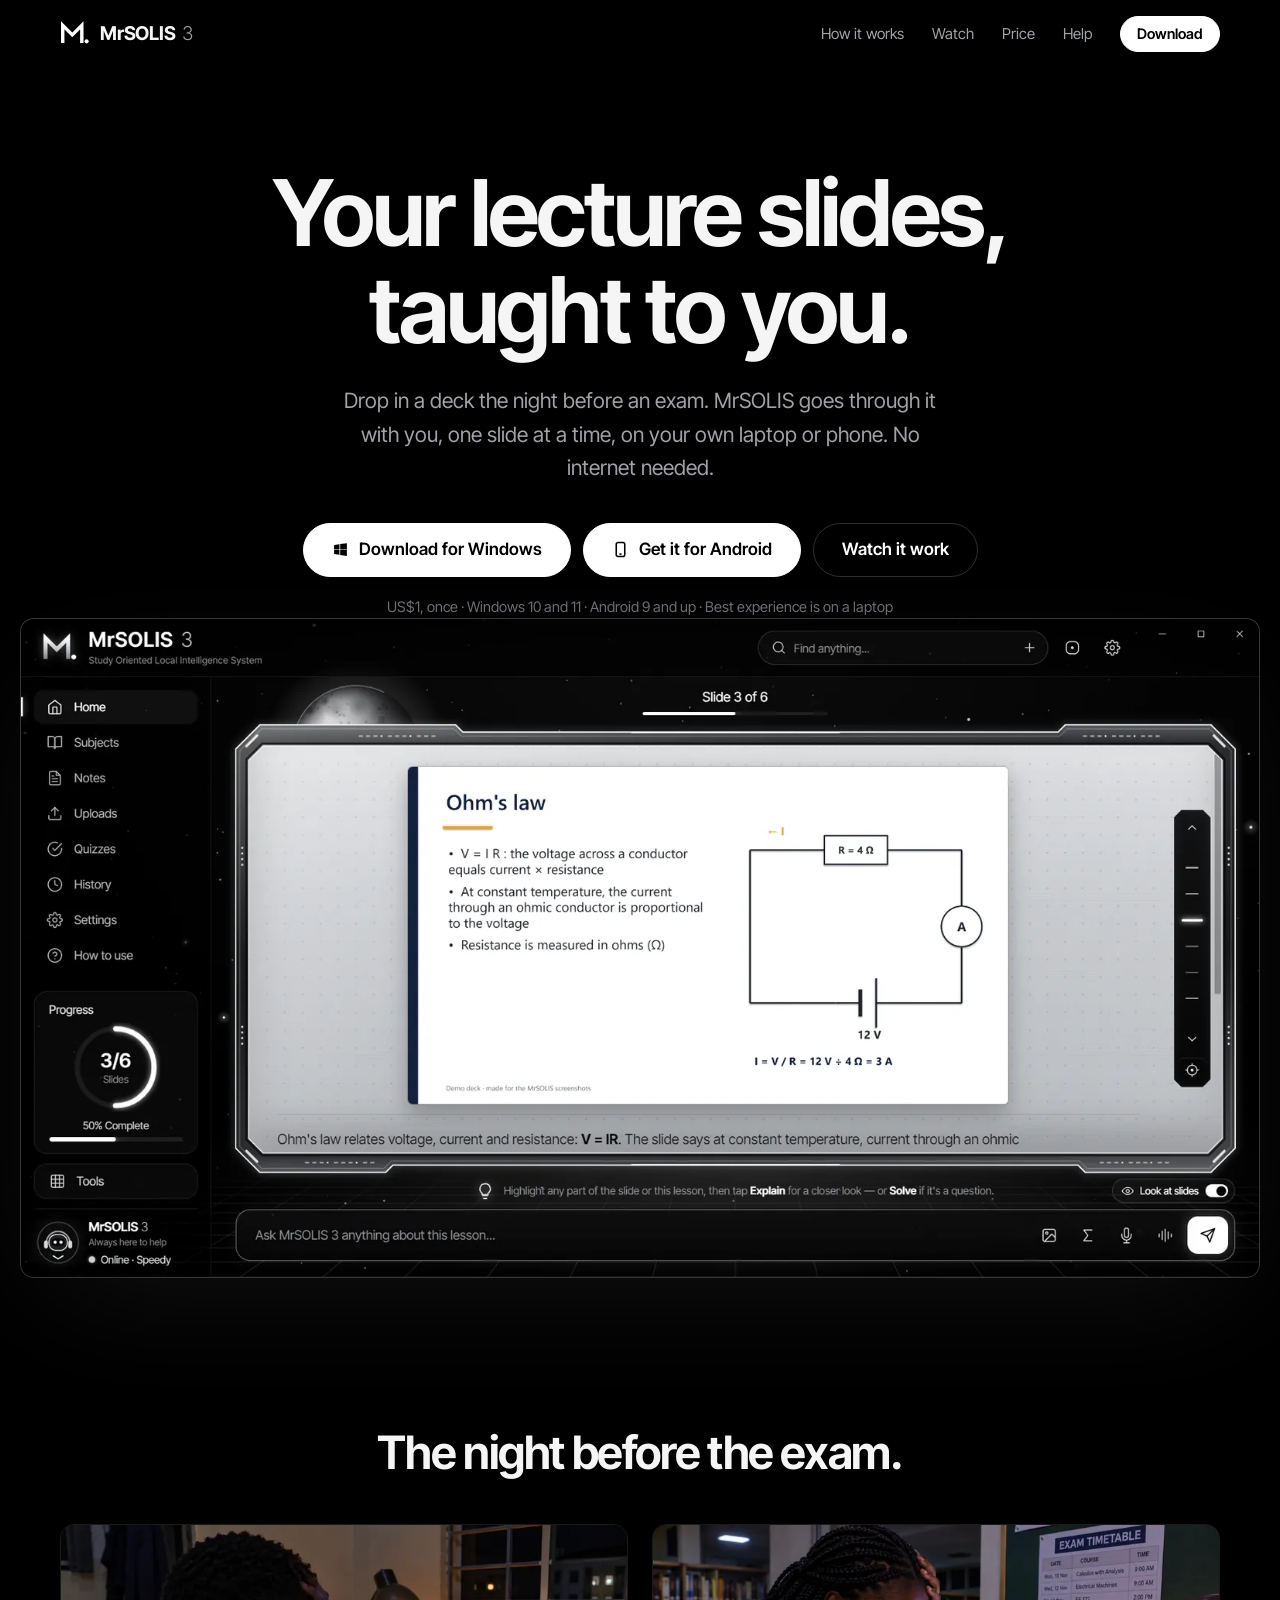
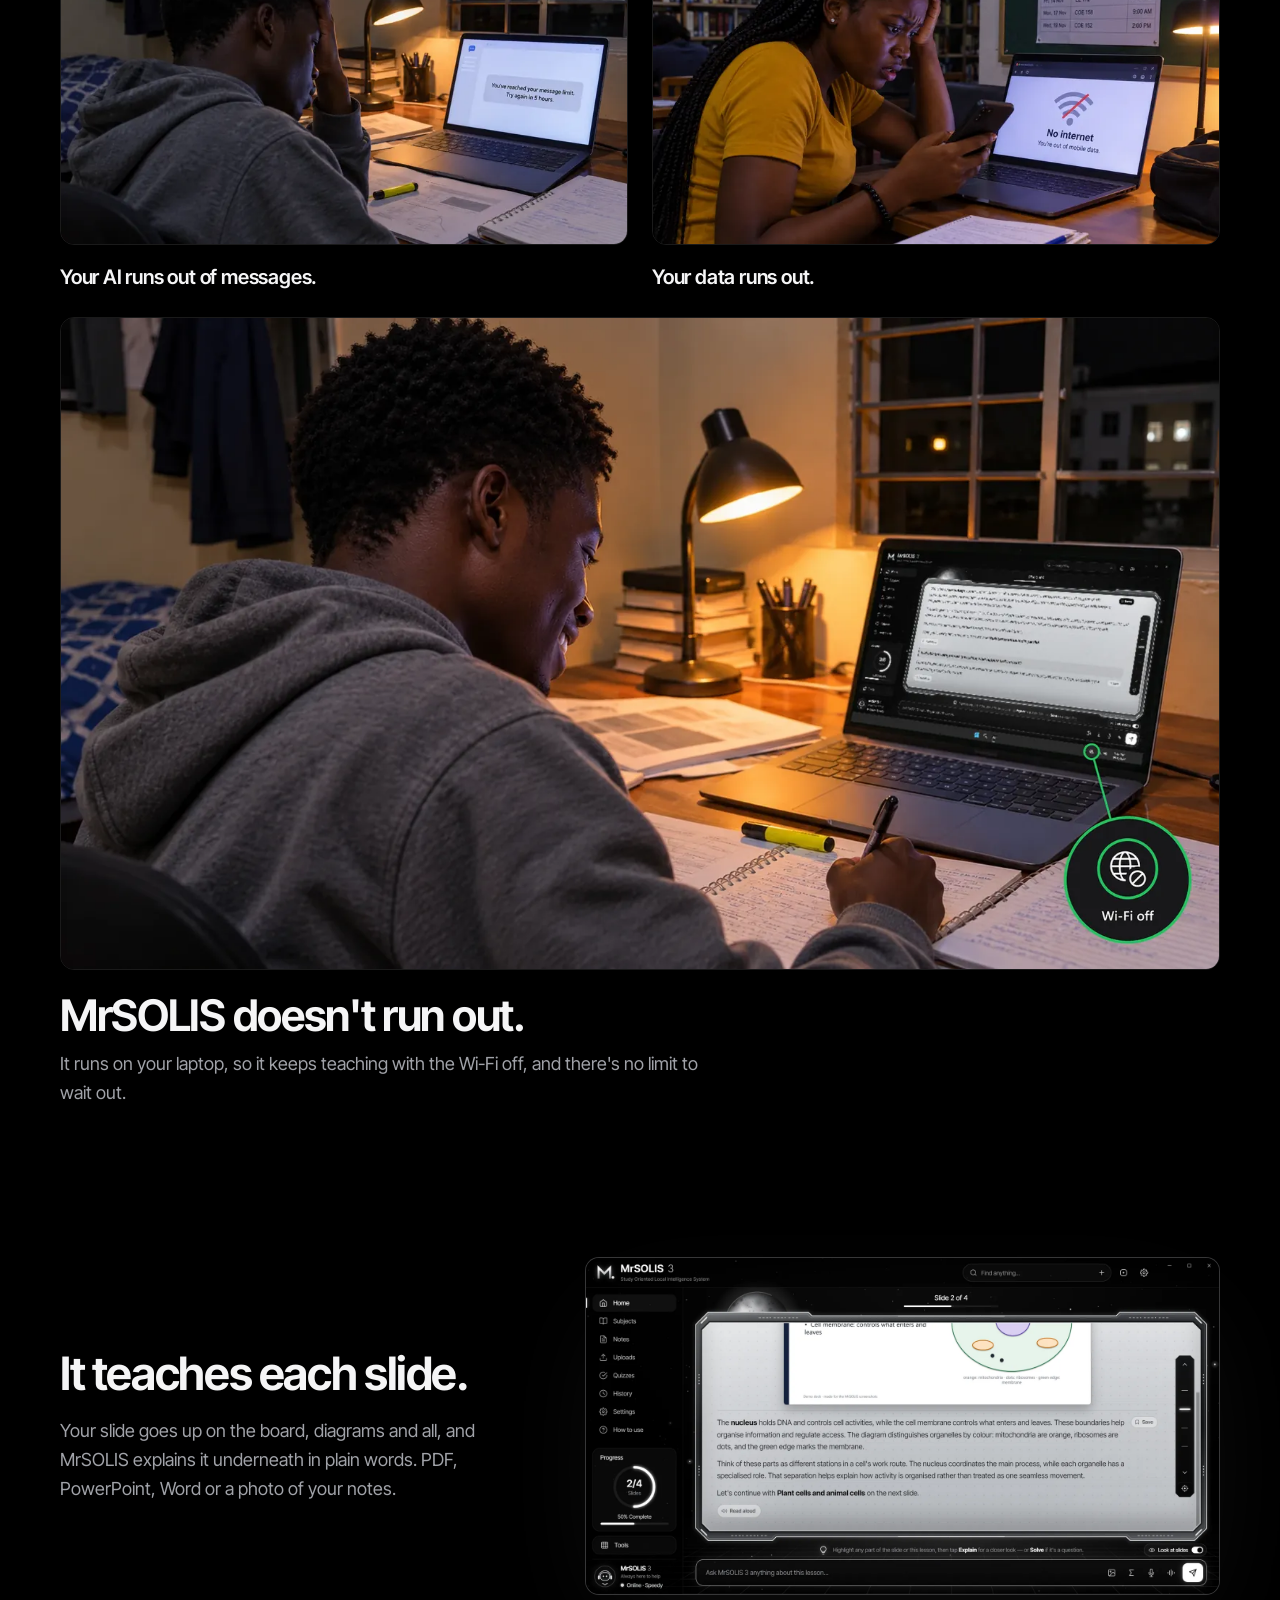
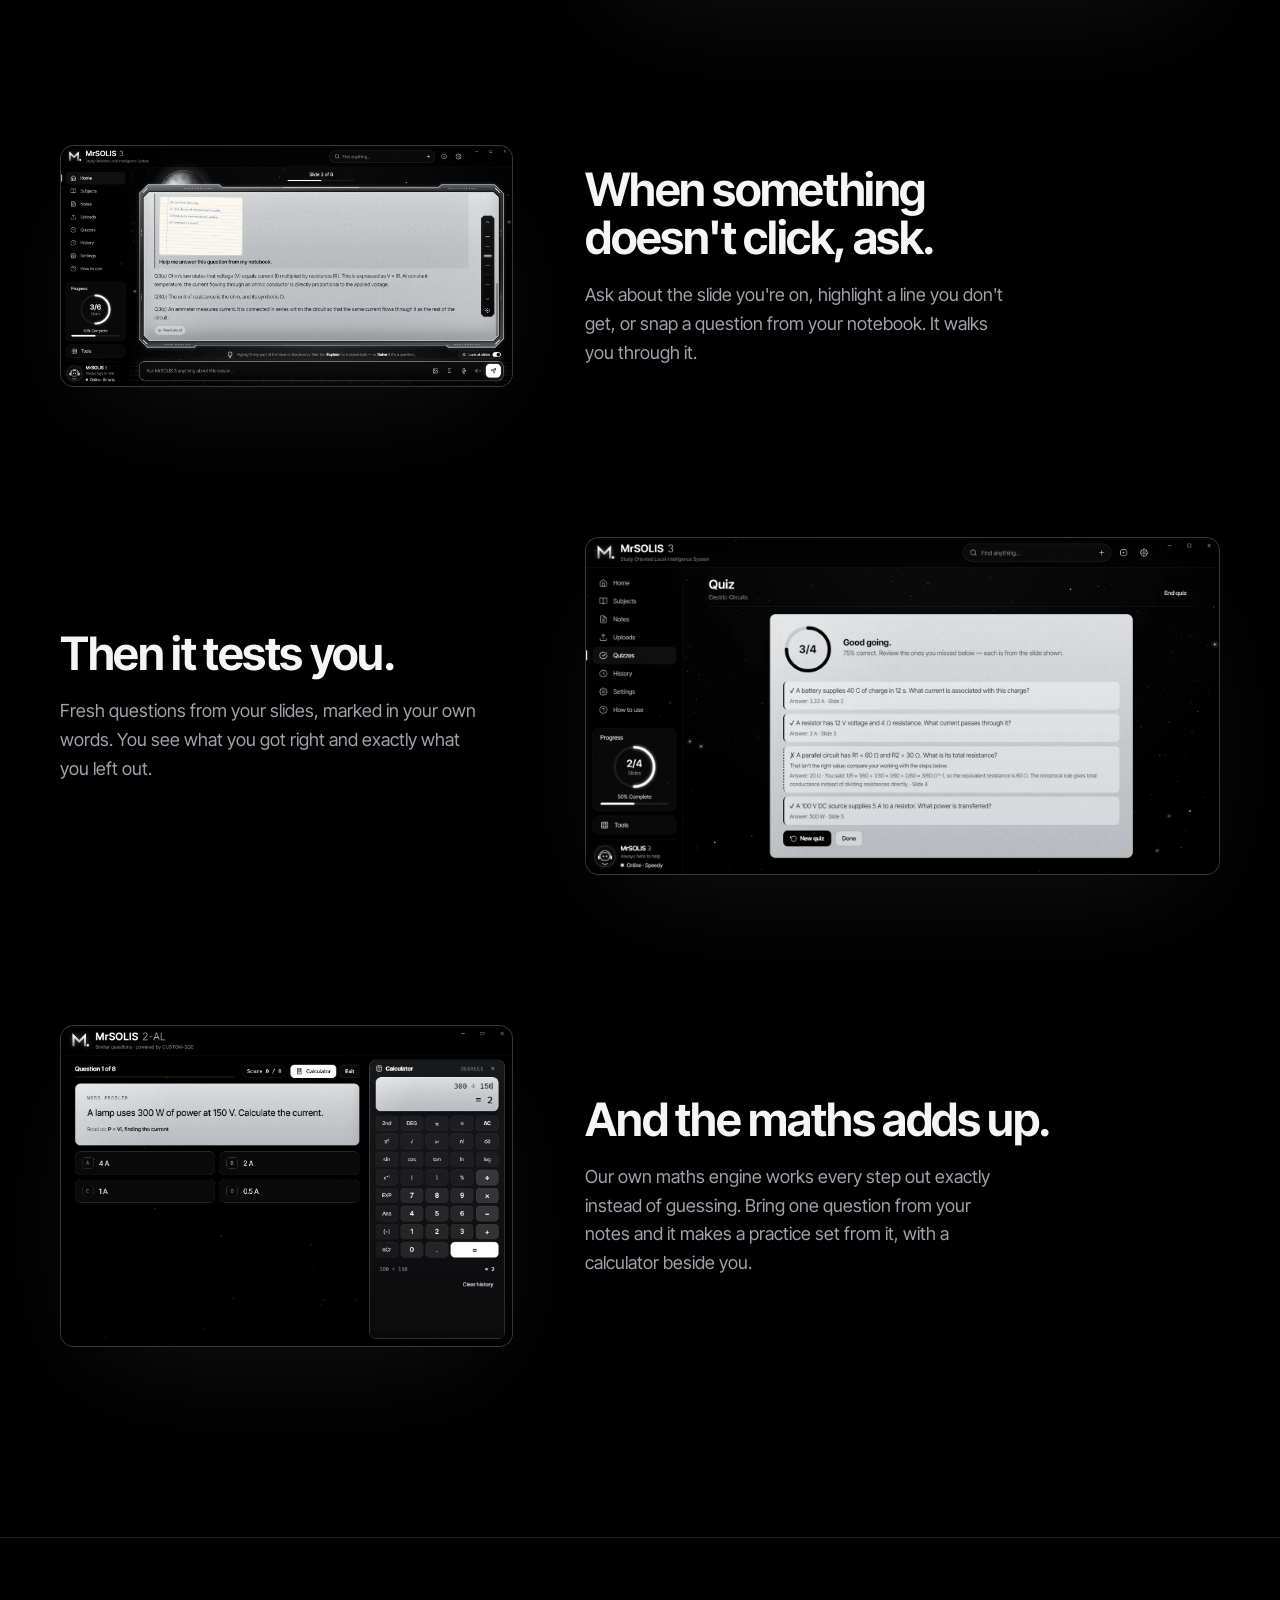
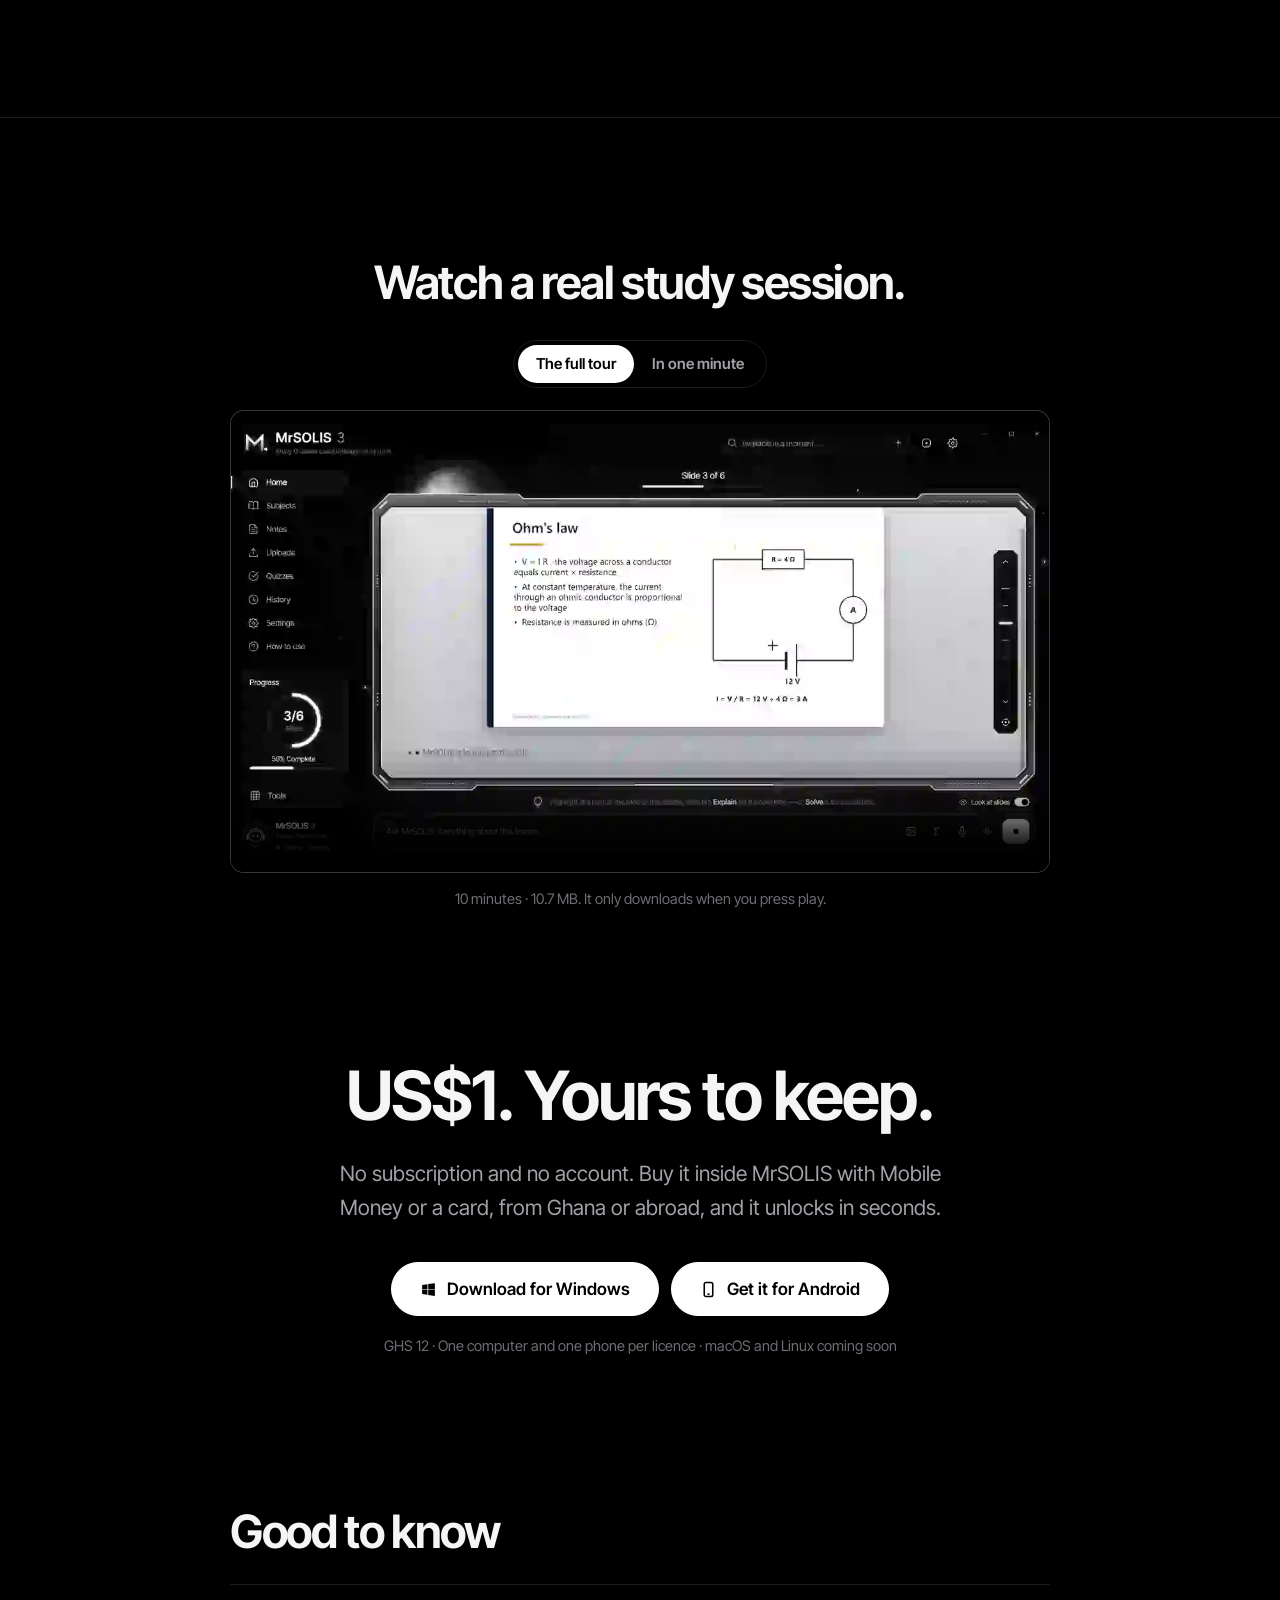
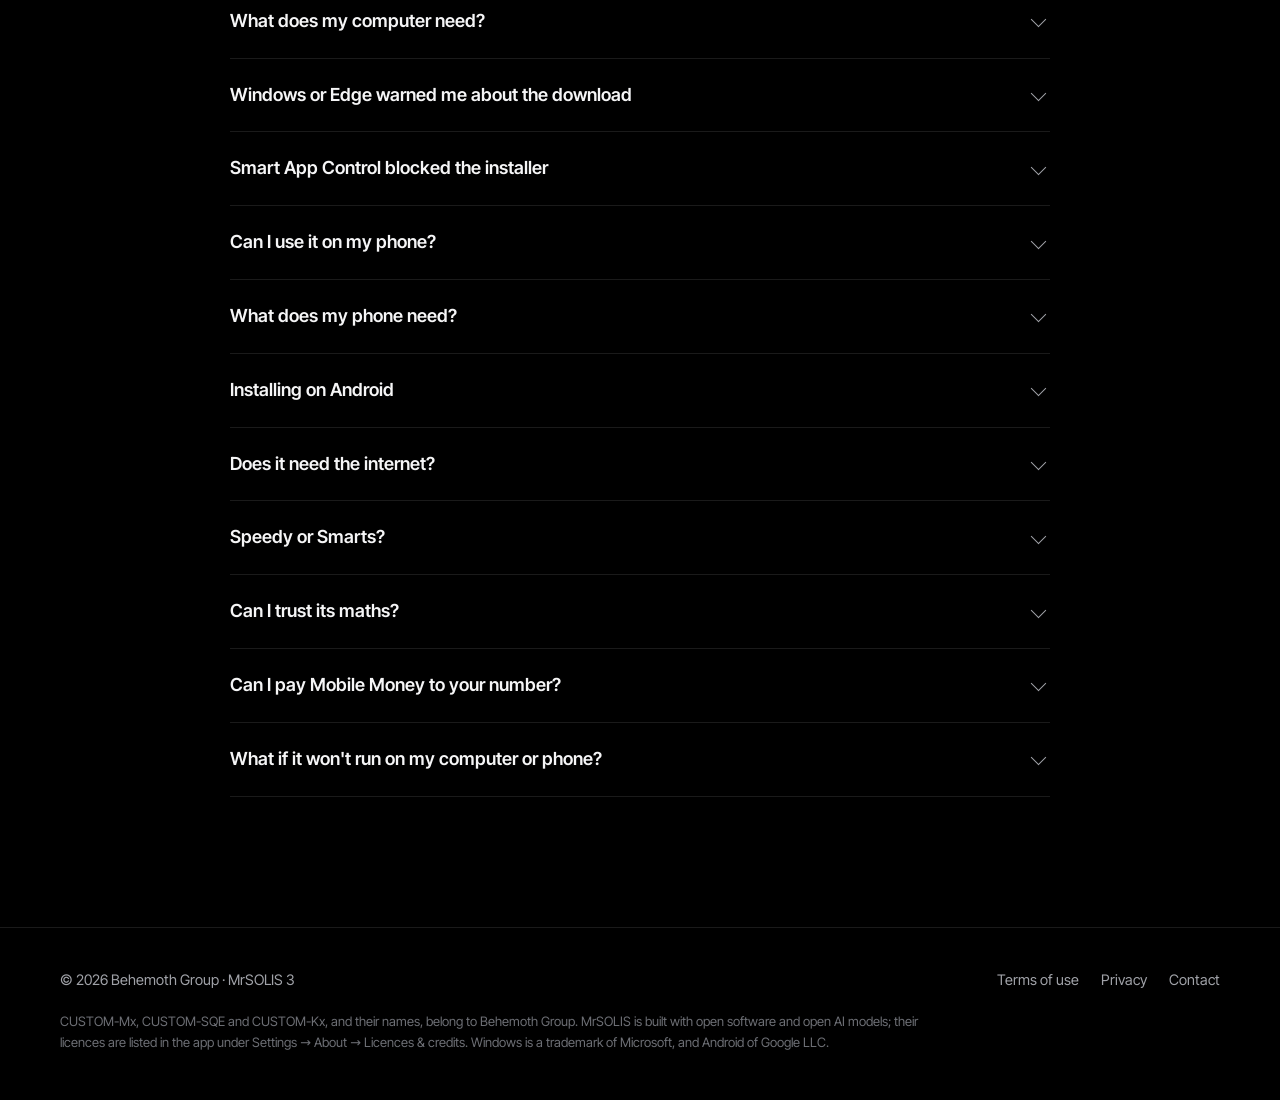
<file: index.html>
<!doctype html>
<html lang="en" class="no-js">
<head>
<meta charset="utf-8">
<meta name="viewport" content="width=device-width, initial-scale=1">
<title>MrSOLIS 3 · Your lecture slides, taught to you</title>
<meta name="description" content="MrSOLIS teaches your lecture slides one at a time, answers your questions, tests you and works maths out exactly. It runs on your Windows laptop or Android phone, works offline, and costs US$1, once.">
<meta name="theme-color" content="#000000">
<link rel="icon" href="assets/img/favicon.svg" type="image/svg+xml">
<link rel="icon" href="assets/img/icon-512.png" type="image/png">
<link rel="apple-touch-icon" href="assets/img/icon-512.png">
<link rel="canonical" href="https://aduamankwahkwasi292-wq.github.io/lunar-app/">
<meta property="og:type" content="website">
<meta property="og:site_name" content="MrSOLIS">
<meta property="og:url" content="https://aduamankwahkwasi292-wq.github.io/lunar-app/">
<meta property="og:title" content="MrSOLIS 3 · Your lecture slides, taught to you">
<meta property="og:description" content="Lessons from your own slides, quizzes it marks, maths worked out exactly. Offline, private, US$1 once.">
<meta property="og:image" content="https://aduamankwahkwasi292-wq.github.io/lunar-app/assets/img/og.jpg">
<meta property="og:image:width" content="1200">
<meta property="og:image:height" content="630">
<meta name="twitter:card" content="summary_large_image">
<link rel="preload" href="assets/fonts/inter-tight-var.woff2" as="font" type="font/woff2" crossorigin>
<link rel="stylesheet" href="styles.css">
<script>document.documentElement.classList.remove('no-js')</script>
<script type="application/ld+json">
{
  "@context": "https://schema.org",
  "@type": "SoftwareApplication",
  "name": "MrSOLIS 3",
  "applicationCategory": "EducationalApplication",
  "operatingSystem": "Windows 10, Windows 11, Android 9+",
  "description": "An offline AI study tutor: lessons from your own slides, quizzes it marks, and maths worked out exactly.",
  "offers": { "@type": "Offer", "price": "1.00", "priceCurrency": "USD" },
  "publisher": { "@type": "Organization", "name": "Behemoth Group" }
}
</script>
</head>
<body>
<a class="skip" href="#main">Skip to content</a>

<header class="nav" id="nav">
  <div class="wrap nav-in">
    <a class="brand" href="#top" aria-label="MrSOLIS 3, back to top">
      <svg viewBox="0 0 44 36" aria-hidden="true"><path d="M4 32V6l14 14L32 6v26" fill="none" stroke="currentColor" stroke-width="5"/><circle cx="39" cy="29.5" r="3" fill="currentColor"/></svg>
      MrSOLIS <span>3</span>
    </a>
    <nav class="nav-links" aria-label="Main">
      <a href="#story">How it works</a>
      <a href="#watch">Watch</a>
      <a href="#price">Price</a>
      <a href="#help">Help</a>
      <a class="btn btn-primary btn-sm" href="https://github.com/aduamankwahkwasi292-wq/lunar/releases/latest" data-dl>Download</a>
    </nav>
  </div>
</header>

<main id="main">
  <section class="hero" id="top">
    <div class="wrap">
      <h1>Your lecture slides,<br>taught to you.</h1>
      <p class="lead">Drop in a deck the night before an exam. MrSOLIS goes through it with you, one slide at a time, on your own laptop or phone. No internet needed.</p>
      <div class="cta-row">
        <a class="btn btn-primary btn-lg" href="https://github.com/aduamankwahkwasi292-wq/lunar/releases/latest" data-dl>
          <svg viewBox="0 0 24 24" fill="currentColor" aria-hidden="true"><path d="M3 5.6 10.5 4.5v7H3zM11.6 4.35 21 3v8.5h-9.4zM3 12.5h7.5v7L3 18.4zM11.6 12.5H21V21l-9.4-1.4z"/></svg>
          Download for Windows
        </a>
        <a class="btn btn-primary btn-lg" href="https://github.com/aduamankwahkwasi292-wq/lunar/releases/download/mobile-1.0.1/MrSOLIS-1.0.1.apk" data-apk>
          <svg viewBox="0 0 24 24" fill="none" stroke="currentColor" stroke-width="2.2" aria-hidden="true"><rect x="6" y="2" width="12" height="20" rx="2.5"/><path d="M10.5 18.5h3"/></svg>
          Get it for Android
        </a>
        <a class="btn btn-ghost btn-lg" href="#watch">Watch it work</a>
      </div>
      <p class="cta-note">US$1, once · Windows 10 and 11 · Android 9 and up · Best experience is on a laptop</p>
    </div>
    <div class="wrap wide">
      <button type="button" class="shot hero-shot" data-full="assets/img/shot-diagram.webp" data-caption="A physics lesson: the slide, circuit diagram and all, with MrSOLIS's explanation underneath.">
        <img src="assets/img/shot-diagram.webp" width="1600" height="850" alt="MrSOLIS teaching a slide on Ohm's law, with its circuit diagram on the board and the lesson underneath" fetchpriority="high">
      </button>
    </div>
  </section>

  <section class="cutoff" aria-label="Why MrSOLIS">
    <div class="wrap">
      <h2 class="reveal">The night before the exam.</h2>
      <div class="pair">
        <figure class="reveal">
          <img src="assets/img/story-1.webp" srcset="assets/img/story-1-800.webp 800w, assets/img/story-1.webp 1600w" sizes="(max-width: 760px) 100vw, 570px" width="1600" height="900" loading="lazy" alt="A student at his desk at night, head in his hand, his laptop saying he has reached his AI message limit and must try again in 5 hours">
          <figcaption>Your AI runs out of messages.</figcaption>
        </figure>
        <figure class="reveal">
          <img src="assets/img/story-2.webp" srcset="assets/img/story-2-800.webp 800w, assets/img/story-2.webp 1600w" sizes="(max-width: 760px) 100vw, 570px" width="1600" height="900" loading="lazy" alt="A student in a library holding her phone, upset, her laptop saying No internet, you're out of mobile data">
          <figcaption>Your data runs out.</figcaption>
        </figure>
      </div>
      <figure class="payoff reveal">
        <img src="assets/img/story-3.webp" srcset="assets/img/story-3-800.webp 800w, assets/img/story-3.webp 1600w" sizes="(max-width: 1200px) 100vw, 1160px" width="1600" height="900" loading="lazy" alt="The same student smiling and taking notes while MrSOLIS answers on his laptop, the Wi-Fi icon ringed in green to show it is off">
        <figcaption><b>MrSOLIS doesn't run out.</b> It runs on your laptop, so it keeps teaching with the Wi-Fi off, and there's no limit to wait out.</figcaption>
      </figure>
    </div>
  </section>

  <section class="story" id="story" aria-label="How it works">
    <div class="wrap">
      <article class="chapter reveal">
        <div class="chapter-text">
          <h2>It teaches each slide.</h2>
          <p>Your slide goes up on the board, diagrams and all, and MrSOLIS explains it underneath in plain words. PDF, PowerPoint, Word or a photo of your notes.</p>
        </div>
        <button type="button" class="shot" data-full="assets/img/shot-cell.webp" data-caption="A biology lesson: the slide's cell diagram above, MrSOLIS's explanation below.">
          <img src="assets/img/shot-cell.webp" width="1600" height="850" loading="lazy" alt="MrSOLIS explaining a slide about the parts of an animal cell">
        </button>
      </article>

      <article class="chapter flip reveal">
        <div class="chapter-text">
          <h2>When something doesn't click, ask.</h2>
          <p>Ask about the slide you're on, highlight a line you don't get, or snap a question from your notebook. It walks you through it.</p>
        </div>
        <button type="button" class="shot" data-full="assets/img/shot-picture.webp" data-caption="A photo of a homework question from a notebook, read and answered part by part.">
          <img src="assets/img/shot-picture.webp" width="1600" height="850" loading="lazy" alt="A notebook photo of a physics question, and MrSOLIS's answer">
        </button>
      </article>

      <article class="chapter reveal">
        <div class="chapter-text">
          <h2>Then it tests you.</h2>
          <p>Fresh questions from your slides, marked in your own words. You see what you got right and exactly what you left out.</p>
        </div>
        <button type="button" class="shot" data-full="assets/img/shot-score.webp" data-caption="A finished quiz: 3 of 4, with the wrong answer caught and the right one shown, each from its slide.">
          <img src="assets/img/shot-score.webp" width="1600" height="850" loading="lazy" alt="A quiz score of 3 out of 4, with every question reviewed">
        </button>
      </article>

      <article class="chapter flip reveal">
        <div class="chapter-text">
          <h2>And the maths adds up.</h2>
          <p>Our own maths engine works every step out exactly instead of guessing. Bring one question from your notes and it makes a practice set from it, with a calculator beside you.</p>
        </div>
        <button type="button" class="shot" data-full="assets/img/shot-sqe.webp" data-caption="Maths practice: a fresh version of the student's own question, with the calculator docked beside it.">
          <img src="assets/img/shot-sqe.webp" width="1375" height="975" loading="lazy" alt="Maths practice in MrSOLIS with a scientific calculator beside the question">
        </button>
      </article>
    </div>
  </section>

  <section class="promises" aria-label="Why MrSOLIS">
    <ul class="wrap promise-row reveal">
      <li><b>Works offline</b><span>Study anywhere, data or not.</span></li>
      <li><b>Stays on your laptop</b><span>Your slides and questions are never uploaded.</span></li>
      <li><b>Pay once</b><span>US$1, and every update is free.</span></li>
    </ul>
  </section>

  <section class="watch" id="watch">
    <div class="wrap narrow reveal">
      <h2>Watch a real study session.</h2>
      <div class="segmented" role="group" aria-label="Choose a video">
        <button type="button" aria-pressed="true" data-video="assets/video/tour.mp4" data-poster="assets/img/poster-tour.webp" data-meta="10 minutes · 10.7 MB">The full tour</button>
        <button type="button" aria-pressed="false" data-video="assets/video/highlight.mp4" data-poster="assets/img/poster-highlight.webp" data-meta="1 minute · 0.9 MB">In one minute</button>
      </div>
      <div class="player">
        <video id="video" controls preload="none" playsinline poster="assets/img/poster-tour.webp" src="assets/video/tour.mp4"></video>
      </div>
      <p class="meta"><span id="video-meta">10 minutes · 10.7 MB</span>. It only downloads when you press play.</p>
    </div>
  </section>

  <section class="price" id="price">
    <div class="wrap narrow center reveal">
      <h2>US$1. Yours to keep.</h2>
      <p class="lead">No subscription and no account. Buy it inside MrSOLIS with Mobile Money or a card, from Ghana or abroad, and it unlocks in seconds.</p>
      <div class="cta-row">
        <a class="btn btn-primary btn-lg" href="https://github.com/aduamankwahkwasi292-wq/lunar/releases/latest" data-dl>
          <svg viewBox="0 0 24 24" fill="currentColor" aria-hidden="true"><path d="M3 5.6 10.5 4.5v7H3zM11.6 4.35 21 3v8.5h-9.4zM3 12.5h7.5v7L3 18.4zM11.6 12.5H21V21l-9.4-1.4z"/></svg>
          Download for Windows
        </a>
        <a class="btn btn-primary btn-lg" href="https://github.com/aduamankwahkwasi292-wq/lunar/releases/download/mobile-1.0.1/MrSOLIS-1.0.1.apk" data-apk>
          <svg viewBox="0 0 24 24" fill="none" stroke="currentColor" stroke-width="2.2" aria-hidden="true"><rect x="6" y="2" width="12" height="20" rx="2.5"/><path d="M10.5 18.5h3"/></svg>
          Get it for Android
        </a>
      </div>
      <p class="cta-note">GHS 12 · One computer and one phone per licence · macOS and Linux coming soon</p>
    </div>
  </section>

  <section class="help" id="help">
    <div class="wrap narrow reveal">
      <h2>Good to know</h2>
      <div class="faq">
        <details>
          <summary>What does my computer need?</summary>
          <p>Windows 10 or 11 (64-bit), 4 GB of memory (8 GB for the Smarts brain) and about 3 GB of free space.</p>
        </details>
        <details>
          <summary>Windows or Edge warned me about the download</summary>
          <p>MrSOLIS isn't signed by Microsoft yet, so Windows treats it as unknown. In Edge, open the download's <b>⋯</b> menu, choose <b>Keep</b>, then <b>Show more → Keep anyway</b>. If Windows says it protected your PC, click <b>More info</b>, then <b>Run anyway</b>.</p>
        </details>
        <details>
          <summary>Smart App Control blocked the installer</summary>
          <p>Some Windows 11 PCs block apps that aren't signed. Open <b>Windows Security → App &amp; browser control → Smart App Control settings</b>, choose <b>Off</b>, then run the installer again.</p>
          <p>It's one of Windows' protections, so only turn it off if you're comfortable doing so. Since Windows' April 2026 update it can be switched back on in the same place, but Microsoft says its October 2026 update (KB5127648) stops that switch working on some PCs until a fix arrives.</p>
        </details>
        <details>
          <summary>Can I use it on my phone?</summary>
          <p>Yes, on Android. A licence covers one computer and one phone, so if you already bought MrSOLIS, enter the same code on your phone: you don't pay again. On a phone MrSOLIS uses the Speedy brain. It teaches your slides, answers your questions (photos too), sets quizzes and SQE practice, and works out /mx maths. The best experience is on a laptop: it's faster, and it can use the bigger Smarts brain.</p>
        </details>
        <details>
          <summary>What does my phone need?</summary>
          <p>Android 9 or newer on a 64-bit phone with at least 3 GB of memory (4 GB or more is faster), and about 1.5 GB of free space. The app is a 43 MB download. The first time you open it, it downloads its brain (0.64 GB) once, so use Wi-Fi if you can.</p>
        </details>
        <details>
          <summary>Installing on Android</summary>
          <p>MrSOLIS for Android comes from this website, not the Play Store. Tap <b>Get it for Android</b>; if Chrome asks, tap <b>Download anyway</b>. Open the downloaded file. If your phone asks, let your browser install apps (<b>Settings → Install unknown apps</b>). If Play Protect warns you, tap <b>More details → Install anyway</b>.</p>
          <p>To update, download the newer version here and install it over the old one. Your work stays.</p>
        </details>
        <details>
          <summary>Does it need the internet?</summary>
          <p>Only to activate once and download a brain once (Speedy is 0.73 GB, Smarts 1.95 GB; on a phone, 0.64 GB). After that it checks your licence briefly when you're online. Lessons, questions, quizzes and maths all run on your laptop or phone.</p>
        </details>
        <details>
          <summary>Speedy or Smarts?</summary>
          <p>Speedy is faster and lighter, best for older laptops with 4 to 8 GB of memory. Smarts gives better answers on 8 GB and up. You can switch any time in Settings.</p>
        </details>
        <details>
          <summary>Can I trust its maths?</summary>
          <p>Practice (SQE) and /mx commands are worked out exactly by our own engine. Like any AI, the brains can slip on numbers in a normal chat, so check important answers against your notes.</p>
        </details>
        <details>
          <summary>Can I pay Mobile Money to your number?</summary>
          <p>Yes. Choose that option in MrSOLIS and send GHS 12 to <b>020 483 2725</b> (Telecel Cash, Janet Nartey) with your reference. We confirm it by hand, usually within a few hours, and MrSOLIS unlocks by itself.</p>
        </details>
        <details>
          <summary>What if it won't run on my computer or phone?</summary>
          <p>Email us within 24 hours of buying with your proof of payment and a screen recording of the problem, and we'll refund you. See section 7 of the <a href="terms.html">Terms of use</a>.</p>
        </details>
      </div>
    </div>
  </section>
</main>

<footer>
  <div class="wrap">
    <div class="foot">
      <div>© 2026 Behemoth Group · MrSOLIS 3</div>
      <nav aria-label="Footer">
        <a href="terms.html">Terms of use</a>
        <a href="privacy.html">Privacy</a>
        <a href="mailto:jonsonwhocancreate@gmail.com">Contact</a>
      </nav>
    </div>
    <p class="fine">CUSTOM-Mx, CUSTOM-SQE and CUSTOM-Kx, and their names, belong to Behemoth Group. MrSOLIS is built with open
      software and open AI models; their licences are listed in the app under Settings → About → Licences &amp; credits.
      Windows is a trademark of Microsoft, and Android of Google LLC.</p>
  </div>
</footer>

<div class="lightbox" id="lightbox" hidden role="dialog" aria-modal="true" aria-label="Screenshot">
  <button class="x" type="button" aria-label="Close">×</button>
  <button class="nav-arrow prev" type="button" aria-label="Previous">‹</button>
  <figure><img alt=""><figcaption></figcaption></figure>
  <button class="nav-arrow next" type="button" aria-label="Next">›</button>
</div>
<script src="app.js" defer></script>
</body>
</html>
</file>
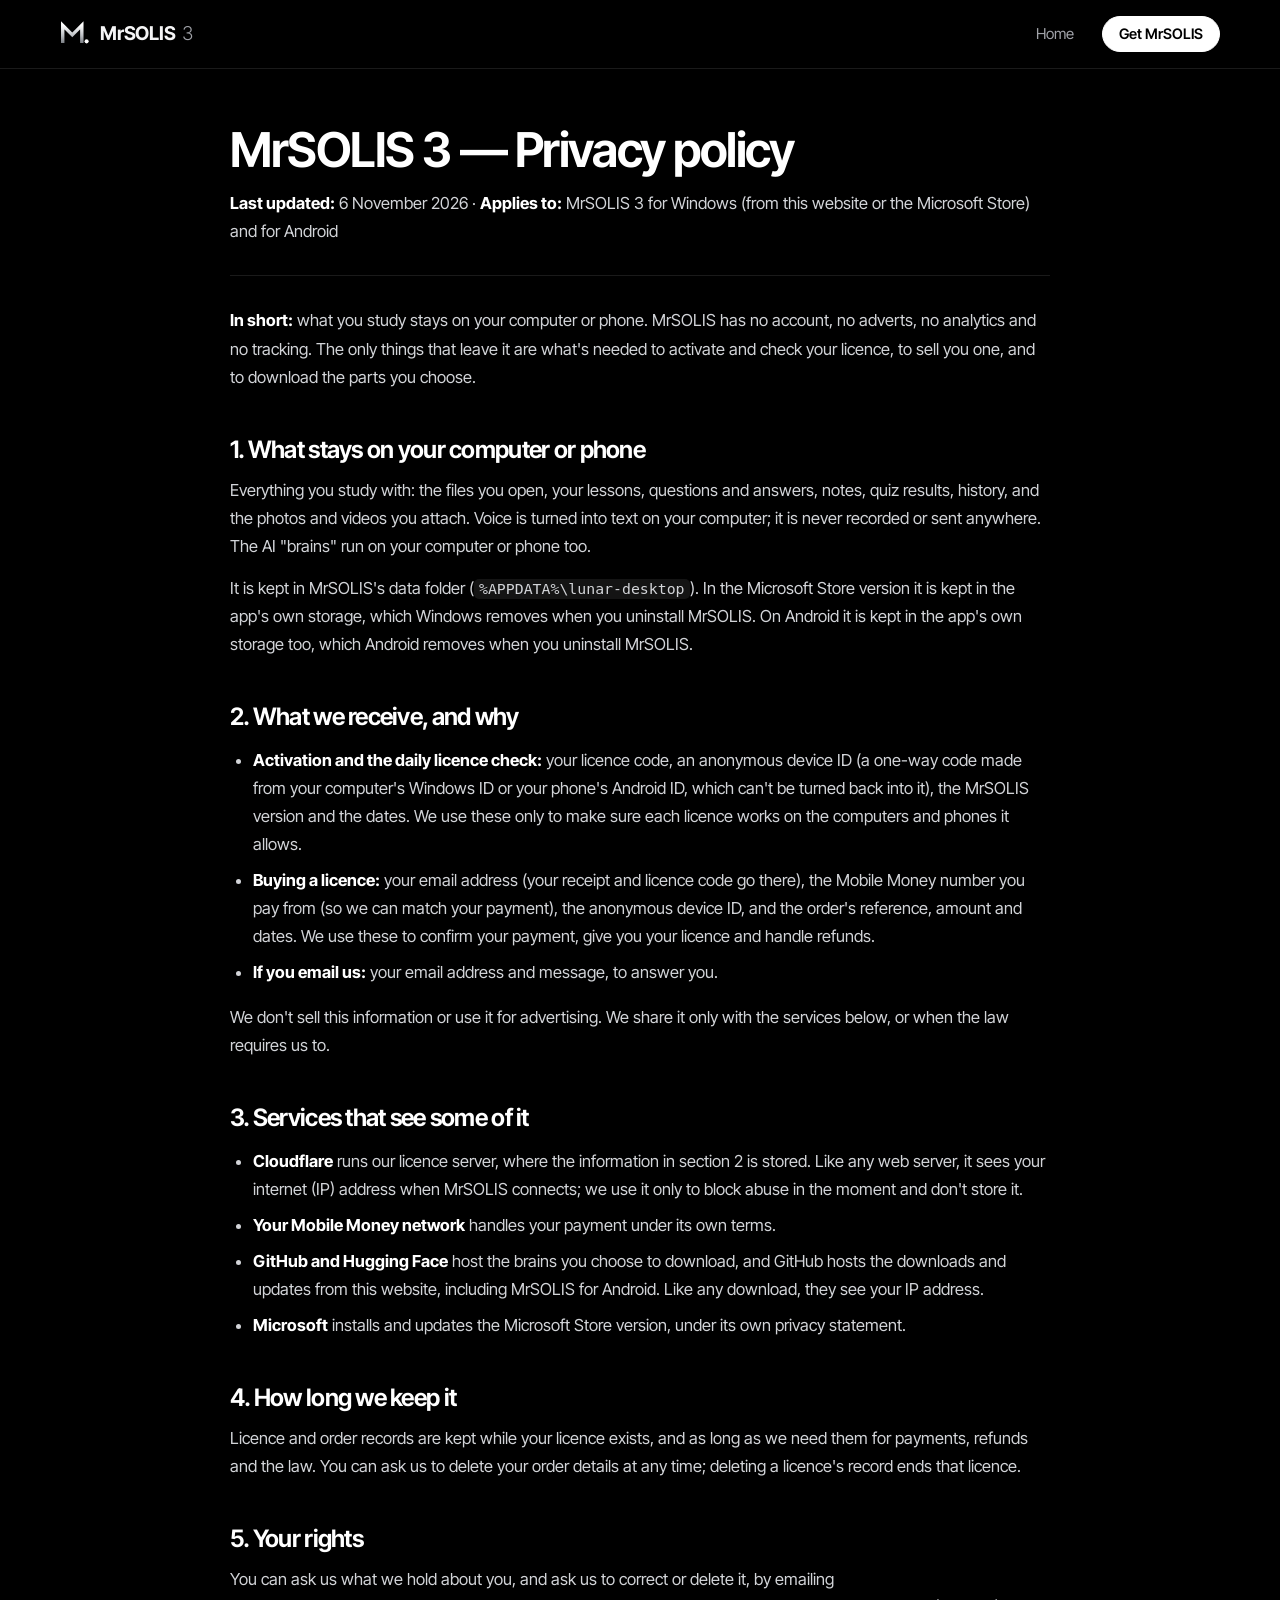
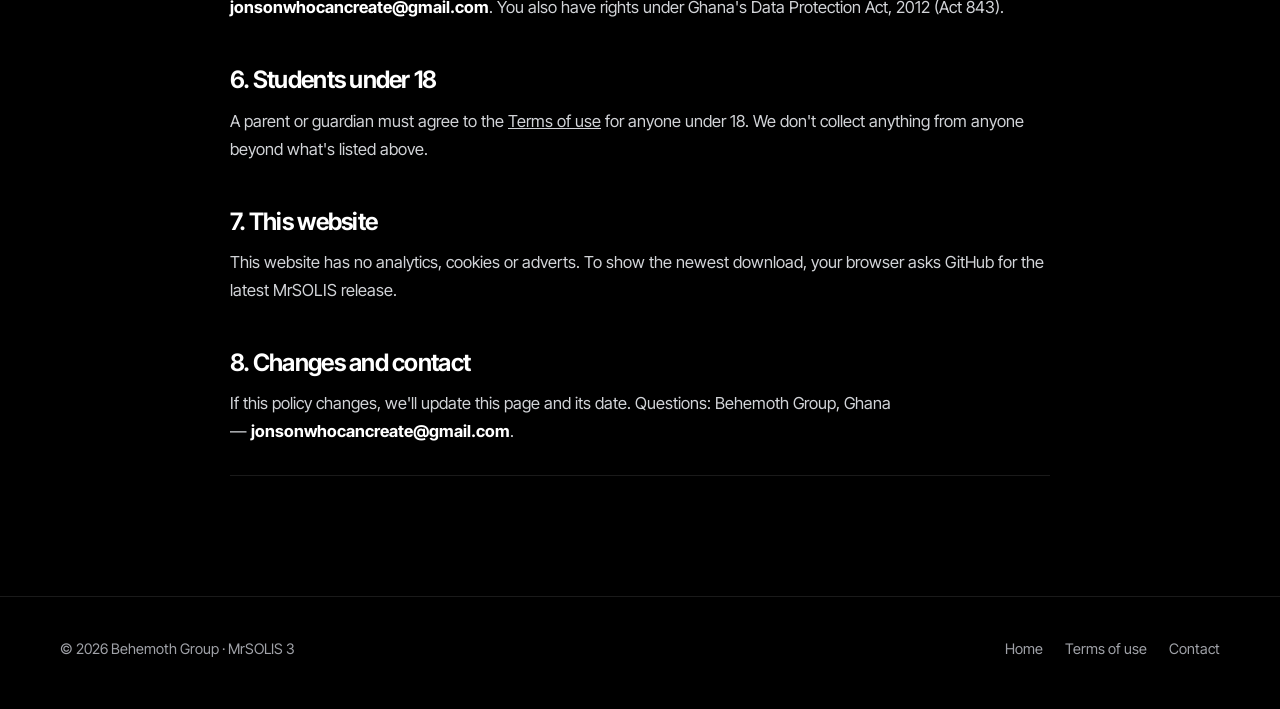
<file: privacy.html>
<!doctype html>
<html lang="en">
<head>
<meta charset="utf-8">
<meta name="viewport" content="width=device-width, initial-scale=1">
<title>Privacy policy — MrSOLIS 3</title>
<meta name="description" content="What MrSOLIS 3 keeps on your computer, and the little it sends to Behemoth Group.">
<meta name="theme-color" content="#000000">
<link rel="icon" href="assets/img/favicon.svg" type="image/svg+xml">
<link rel="icon" href="assets/img/icon-512.png" type="image/png">
<link rel="preload" href="assets/fonts/inter-tight-var.woff2" as="font" type="font/woff2" crossorigin>
<link rel="stylesheet" href="styles.css">
</head>
<body>
<header class="nav scrolled" id="nav">
  <div class="wrap nav-in">
    <a class="brand" href="index.html" aria-label="MrSOLIS 3 home">
      <svg viewBox="0 0 44 36" aria-hidden="true"><defs><linearGradient id="lm" x1="0" y1="0" x2="0" y2="1"><stop offset="0" stop-color="#fff"/><stop offset=".55" stop-color="#bfc2c6"/><stop offset="1" stop-color="#7c8086"/></linearGradient></defs><path d="M4 32V6l14 14L32 6v26" fill="none" stroke="url(#lm)" stroke-width="5"/><circle cx="39" cy="29.5" r="3" fill="#fff"/></svg>
      MrSOLIS <span>3</span>
    </a>
    <nav class="nav-links" aria-label="Main"><a href="index.html">Home</a><a class="btn btn-primary btn-sm" href="index.html#price">Get MrSOLIS</a></nav>
  </div>
</header>
<main id="main">
  <article class="wrap terms-page">
<h1>MrSOLIS 3 — Privacy policy</h1>
<p><b>Last updated:</b> 6 November 2026 · <b>Applies to:</b> MrSOLIS 3 for Windows (from this website or the Microsoft Store) and for Android</p>
<hr>
<p><b>In short:</b> what you study stays on your computer or phone. MrSOLIS has no account, no adverts, no analytics and no
  tracking. The only things that leave it are what's needed to activate and check your licence, to sell
  you one, and to download the parts you choose.</p>

<h2>1. What stays on your computer or phone</h2>
<p>Everything you study with: the files you open, your lessons, questions and answers, notes, quiz results, history,
  and the photos and videos you attach. Voice is turned into text on your computer; it is never recorded or sent
  anywhere. The AI "brains" run on your computer or phone too.</p>
<p>It is kept in MrSOLIS's data folder (<code>%APPDATA%\lunar-desktop</code>). In the Microsoft Store version it is kept
  in the app's own storage, which Windows removes when you uninstall MrSOLIS. On Android it is kept in the app's
  own storage too, which Android removes when you uninstall MrSOLIS.</p>

<h2>2. What we receive, and why</h2>
<ul>
  <li><b>Activation and the daily licence check:</b> your licence code, an anonymous device ID (a one-way code made from
    your computer's Windows ID or your phone's Android ID, which can't be turned back into it), the MrSOLIS version and the dates. We use these
    only to make sure each licence works on the computers and phones it allows.</li>
  <li><b>Buying a licence:</b> your email address (your receipt and licence code go there), the Mobile Money number you
    pay from (so we can match your payment), the anonymous device ID, and the order's reference, amount and dates. We
    use these to confirm your payment, give you your licence and handle refunds.</li>
  <li><b>If you email us:</b> your email address and message, to answer you.</li>
</ul>
<p>We don't sell this information or use it for advertising. We share it only with the services below, or when the
  law requires us to.</p>

<h2>3. Services that see some of it</h2>
<ul>
  <li><b>Cloudflare</b> runs our licence server, where the information in section 2 is stored. Like any web server, it
    sees your internet (IP) address when MrSOLIS connects; we use it only to block abuse in the moment and don't store
    it.</li>
  <li><b>Your Mobile Money network</b> handles your payment under its own terms.</li>
  <li><b>GitHub and Hugging Face</b> host the brains you choose to download, and GitHub hosts the downloads and updates
    from this website, including MrSOLIS for Android. Like any download, they see your IP address.</li>
  <li><b>Microsoft</b> installs and updates the Microsoft Store version, under its own privacy statement.</li>
</ul>

<h2>4. How long we keep it</h2>
<p>Licence and order records are kept while your licence exists, and as long as we need them for payments, refunds and
  the law. You can ask us to delete your order details at any time; deleting a licence's record ends that licence.</p>

<h2>5. Your rights</h2>
<p>You can ask us what we hold about you, and ask us to correct or delete it, by emailing
  <b>jonsonwhocancreate@gmail.com</b>. You also have rights under Ghana's Data Protection Act, 2012 (Act 843).</p>

<h2>6. Students under 18</h2>
<p>A parent or guardian must agree to the <a href="terms.html">Terms of use</a> for anyone under 18. We don't collect
  anything from anyone beyond what's listed above.</p>

<h2>7. This website</h2>
<p>This website has no analytics, cookies or adverts. To show the newest download, your browser asks GitHub for the
  latest MrSOLIS release.</p>

<h2>8. Changes and contact</h2>
<p>If this policy changes, we'll update this page and its date. Questions: Behemoth Group, Ghana —
  <b>jonsonwhocancreate@gmail.com</b>.</p>
<hr>

  </article>
</main>
<footer>
  <div class="wrap">
    <div class="foot">
      <div>© 2026 Behemoth Group · MrSOLIS 3</div>
      <nav aria-label="Footer"><a href="index.html">Home</a><a href="terms.html">Terms of use</a><a href="mailto:jonsonwhocancreate@gmail.com">Contact</a></nav>
    </div>
  </div>
</footer>
</body>
</html>
</file>
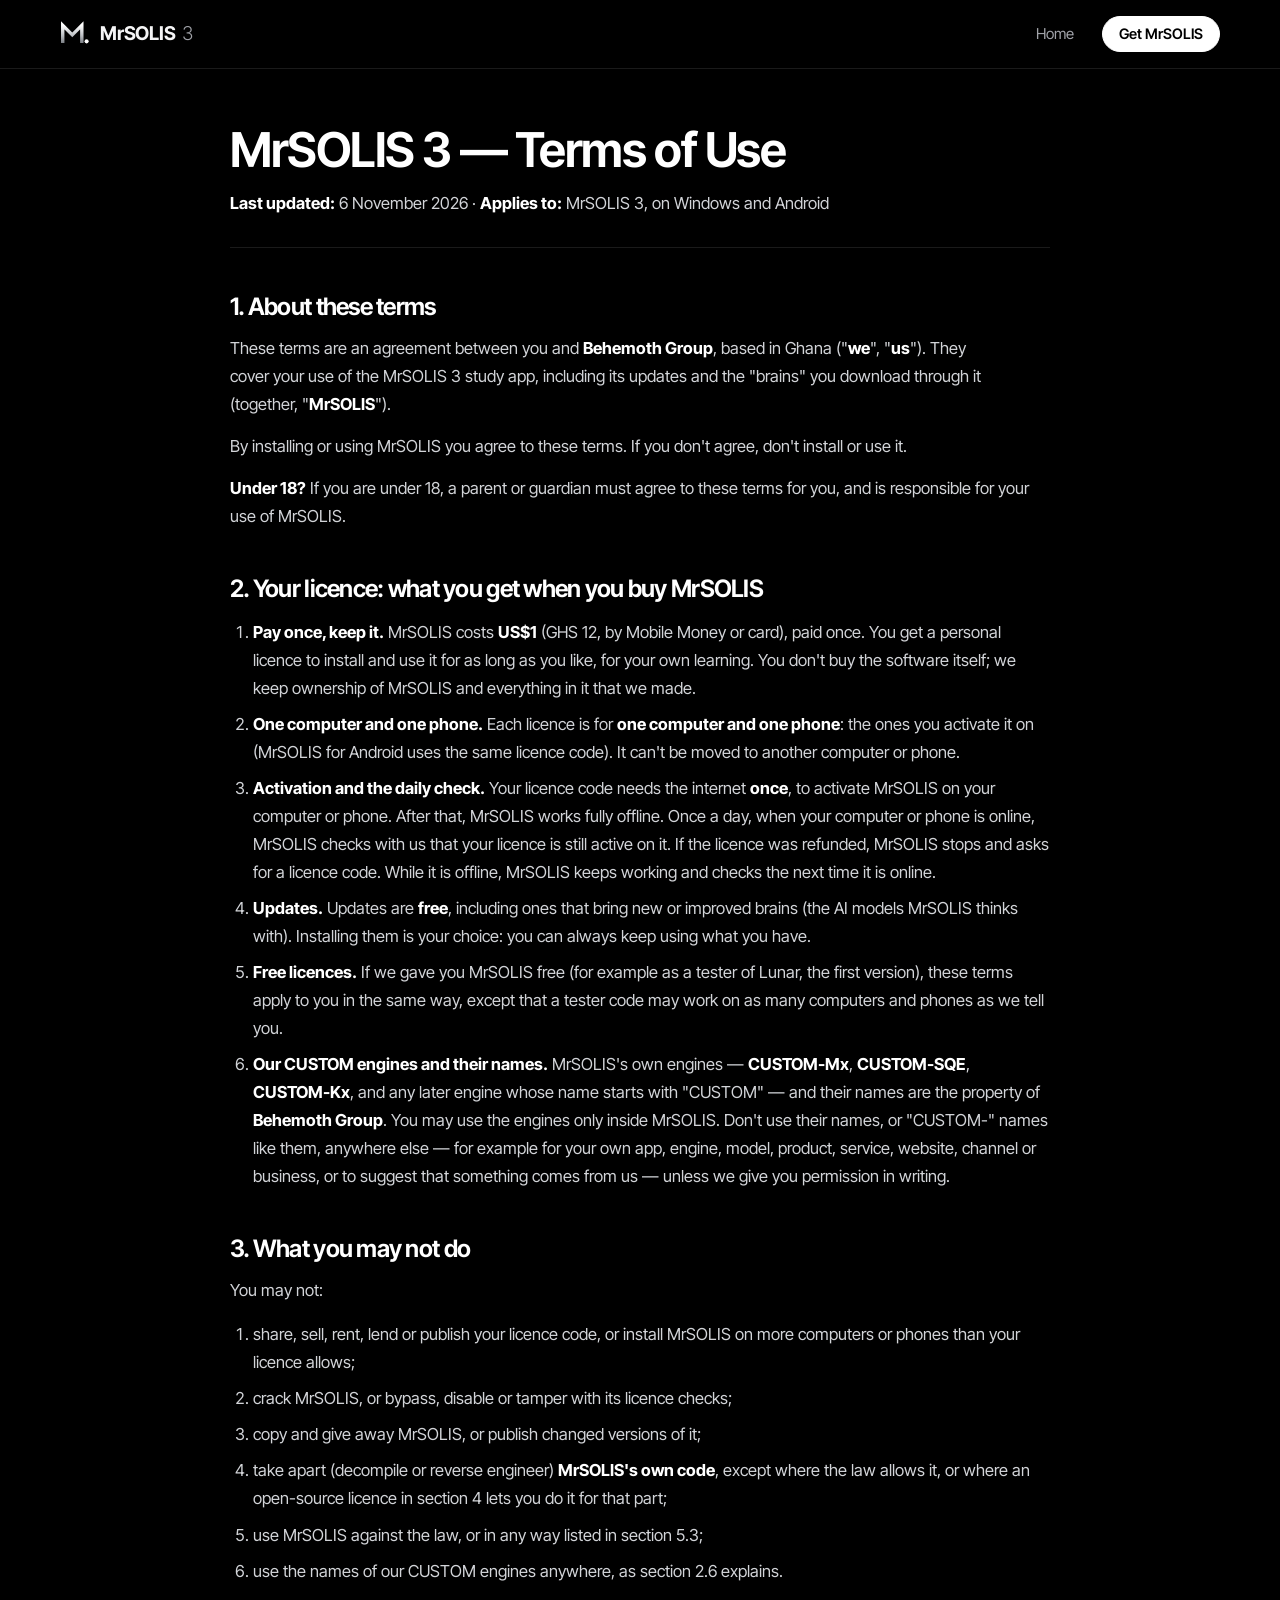
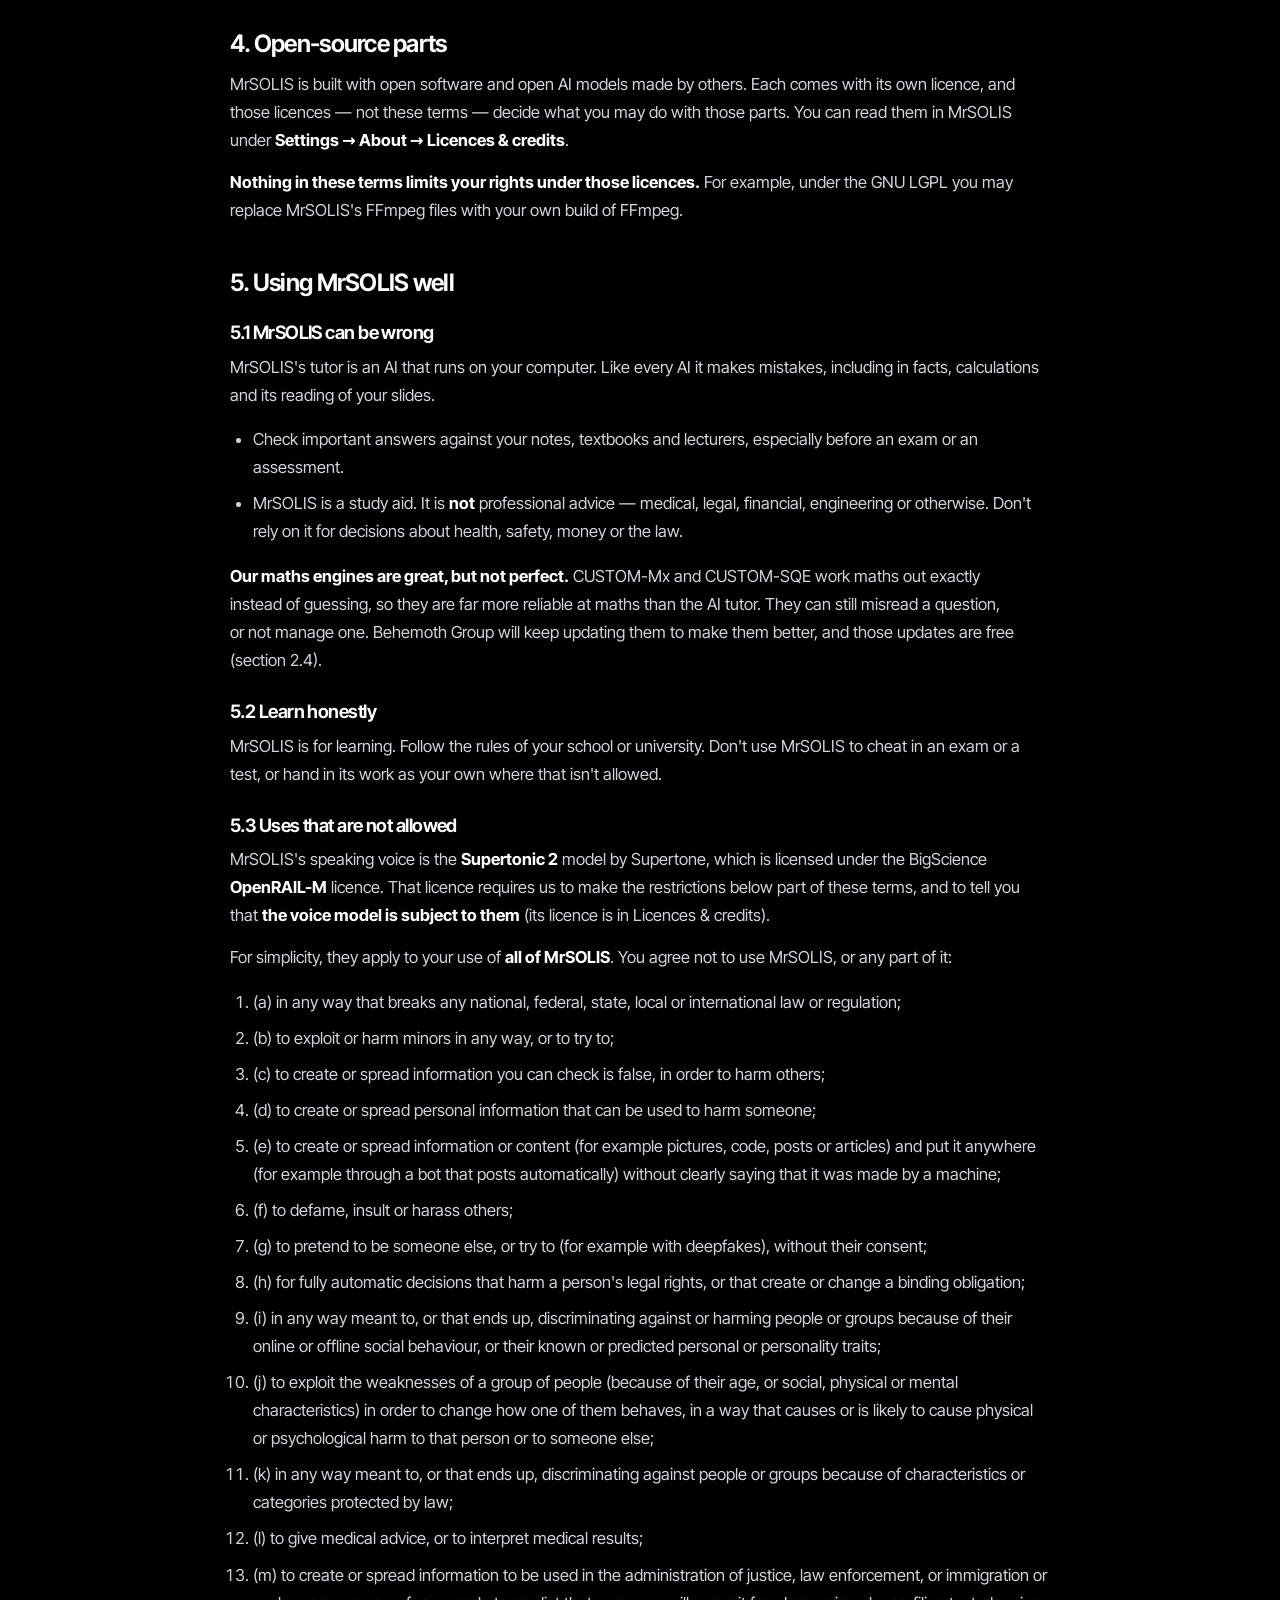
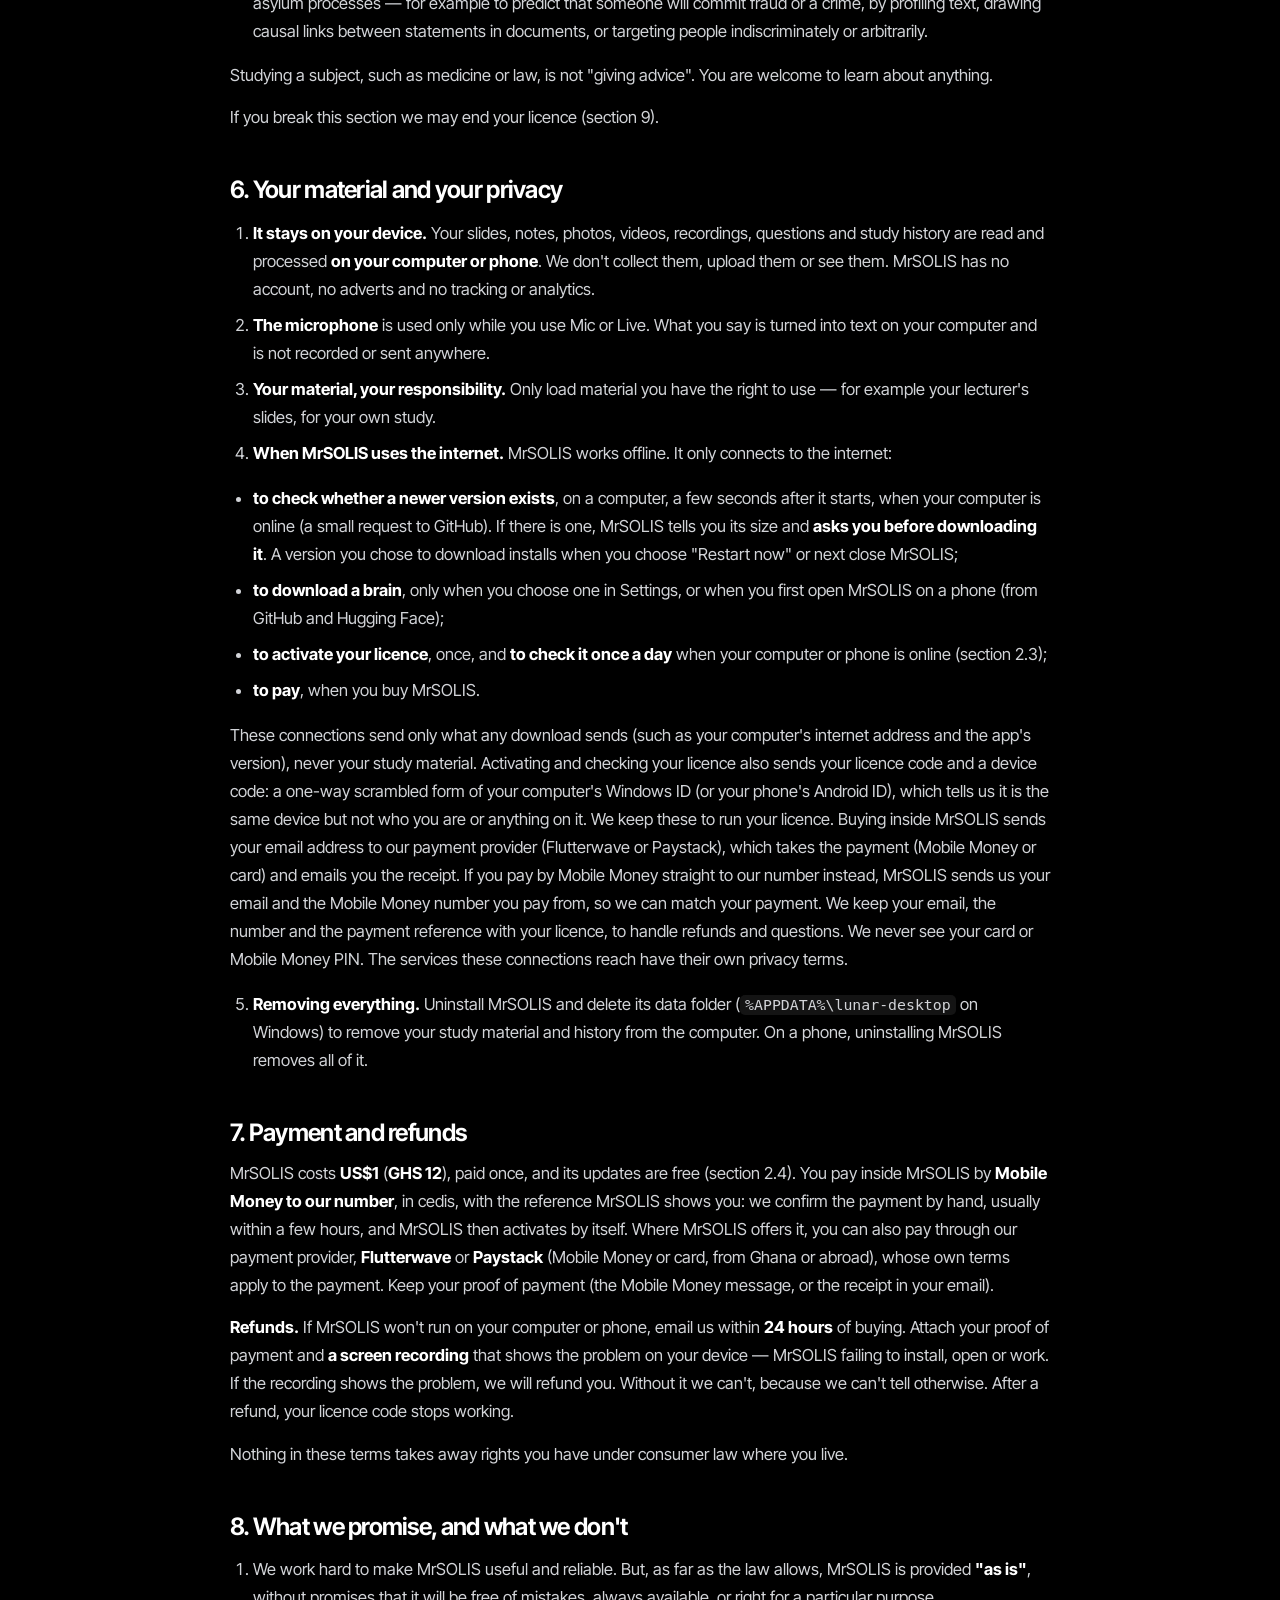
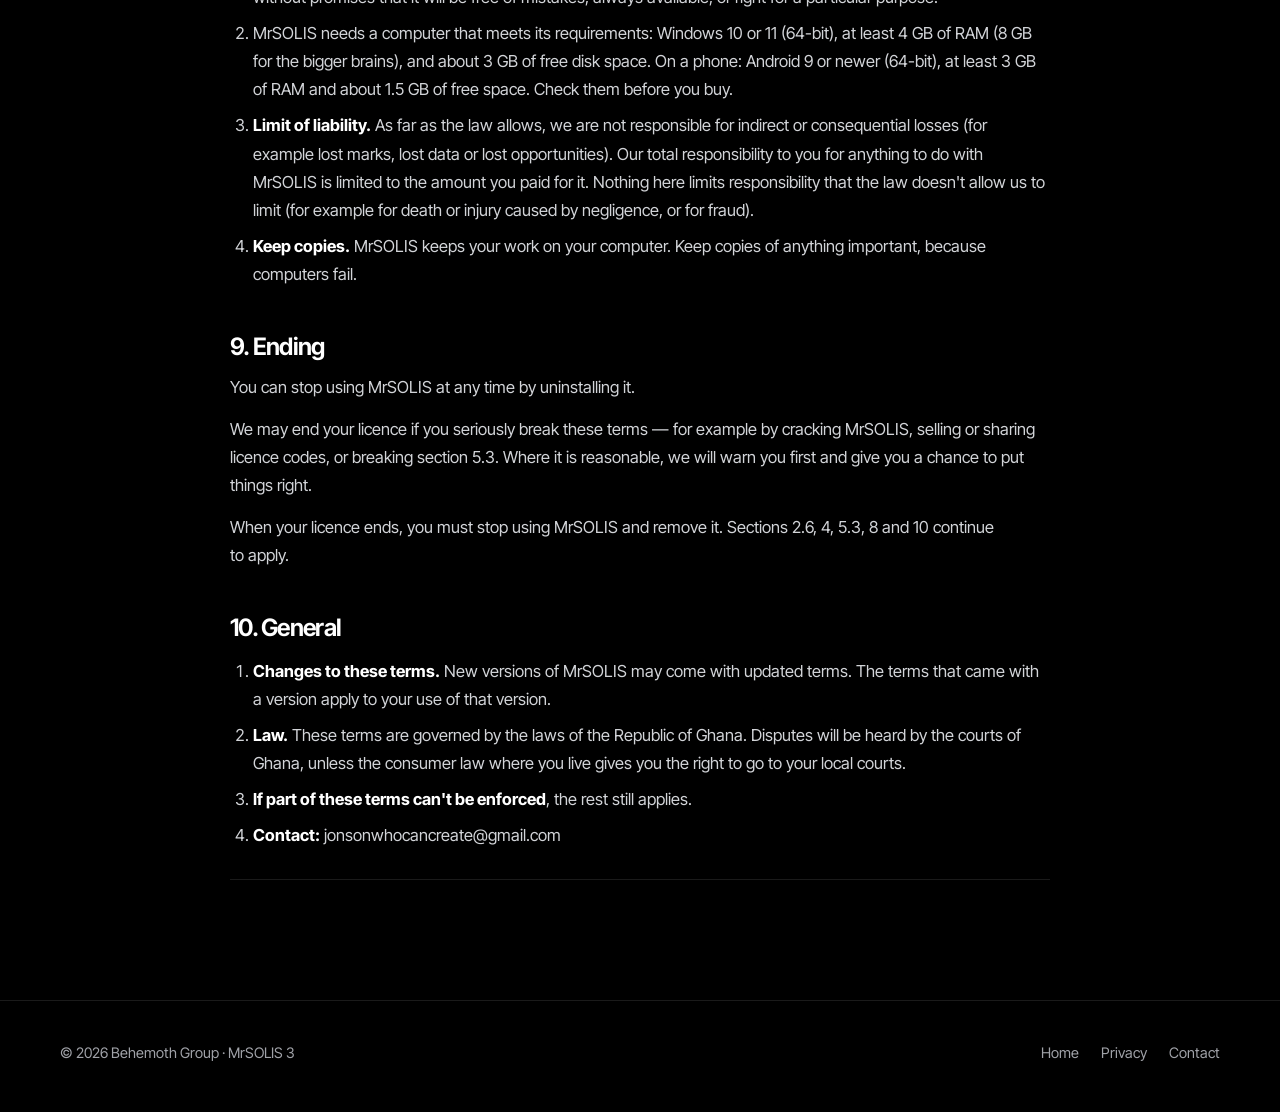
<file: terms.html>
<!doctype html>
<html lang="en">
<head>
<meta charset="utf-8">
<meta name="viewport" content="width=device-width, initial-scale=1">
<title>Terms of use — MrSOLIS 3</title>
<meta name="description" content="The terms of use for MrSOLIS 3, by Behemoth Group.">
<meta name="theme-color" content="#000000">
<link rel="icon" href="assets/img/favicon.svg" type="image/svg+xml">
<link rel="icon" href="assets/img/icon-512.png" type="image/png">
<link rel="preload" href="assets/fonts/inter-tight-var.woff2" as="font" type="font/woff2" crossorigin>
<link rel="stylesheet" href="styles.css">
</head>
<body>
<header class="nav scrolled" id="nav">
  <div class="wrap nav-in">
    <a class="brand" href="index.html" aria-label="MrSOLIS 3 home">
      <svg viewBox="0 0 44 36" aria-hidden="true"><defs><linearGradient id="lm" x1="0" y1="0" x2="0" y2="1"><stop offset="0" stop-color="#fff"/><stop offset=".55" stop-color="#bfc2c6"/><stop offset="1" stop-color="#7c8086"/></linearGradient></defs><path d="M4 32V6l14 14L32 6v26" fill="none" stroke="url(#lm)" stroke-width="5"/><circle cx="39" cy="29.5" r="3" fill="#fff"/></svg>
      MrSOLIS <span>3</span>
    </a>
    <nav class="nav-links" aria-label="Main"><a href="index.html">Home</a><a class="btn btn-primary btn-sm" href="index.html#price">Get MrSOLIS</a></nav>
  </div>
</header>
<main id="main">
  <article class="wrap terms-page">
<h1>MrSOLIS 3 — Terms of Use</h1>
<p><b>Last updated:</b> 6 November 2026 · <b>Applies to:</b> MrSOLIS 3, on Windows and Android</p>
<hr>
<h2>1. About these terms</h2>
<p>These terms are an agreement between you and <b>Behemoth Group</b>, based in Ghana ("<b>we</b>", "<b>us</b>"). They cover your use of the MrSOLIS 3 study app, including its updates and the "brains" you download through it (together, "<b>MrSOLIS</b>").</p>
<p>By installing or using MrSOLIS you agree to these terms. If you don't agree, don't install or use it.</p>
<p><b>Under 18?</b> If you are under 18, a parent or guardian must agree to these terms for you, and is responsible for your use of MrSOLIS.</p>
<h2>2. Your licence: what you get when you buy MrSOLIS</h2>
<ol class="">
<li value="1"><b>Pay once, keep it.</b> MrSOLIS costs <b>US$1</b> (GHS 12, by Mobile Money or card), paid once. You get a personal licence to install and use it for as long as you like, for your own learning. You don't buy the software itself; we keep ownership of MrSOLIS and everything in it that we made.</li>
<li value="2"><b>One computer and one phone.</b> Each licence is for <b>one computer and one phone</b>: the ones you activate it on (MrSOLIS for Android uses the same licence code). It can't be moved to another computer or phone.</li>
<li value="3"><b>Activation and the daily check.</b> Your licence code needs the internet <b>once</b>, to activate MrSOLIS on your computer or phone. After that, MrSOLIS works fully offline. Once a day, when your computer or phone is online, MrSOLIS checks with us that your licence is still active on it. If the licence was refunded, MrSOLIS stops and asks for a licence code. While it is offline, MrSOLIS keeps working and checks the next time it is online.</li>
<li value="4"><b>Updates.</b> Updates are <b>free</b>, including ones that bring new or improved brains (the AI models MrSOLIS thinks with). Installing them is your choice: you can always keep using what you have.</li>
<li value="5"><b>Free licences.</b> If we gave you MrSOLIS free (for example as a tester of Lunar, the first version), these terms apply to you in the same way, except that a tester code may work on as many computers and phones as we tell you.</li>
<li value="6"><b>Our CUSTOM engines and their names.</b> MrSOLIS's own engines — <b>CUSTOM-Mx</b>, <b>CUSTOM-SQE</b>, <b>CUSTOM-Kx</b>, and any later engine whose name starts with "CUSTOM" — and their names are the property of <b>Behemoth Group</b>. You may use the engines only inside MrSOLIS. Don't use their names, or "CUSTOM-" names like them, anywhere else — for example for your own app, engine, model, product, service, website, channel or business, or to suggest that something comes from us — unless we give you permission in writing.</li>
</ol>
<h2>3. What you may not do</h2>
<p>You may not:</p>
<ol class="">
<li value="1">share, sell, rent, lend or publish your licence code, or install MrSOLIS on more computers or phones than your licence allows;</li>
<li value="2">crack MrSOLIS, or bypass, disable or tamper with its licence checks;</li>
<li value="3">copy and give away MrSOLIS, or publish changed versions of it;</li>
<li value="4">take apart (decompile or reverse engineer) <b>MrSOLIS's own code</b>, except where the law allows it, or where an open-source licence in section 4 lets you do it for that part;</li>
<li value="5">use MrSOLIS against the law, or in any way listed in section 5.3;</li>
<li value="6">use the names of our CUSTOM engines anywhere, as section 2.6 explains.</li>
</ol>
<h2>4. Open-source parts</h2>
<p>MrSOLIS is built with open software and open AI models made by others. Each comes with its own licence, and those licences — not these terms — decide what you may do with those parts. You can read them in MrSOLIS under <b>Settings → About → Licences &amp; credits</b>.</p>
<p><b>Nothing in these terms limits your rights under those licences.</b> For example, under the GNU LGPL you may replace MrSOLIS's FFmpeg files with your own build of FFmpeg.</p>
<h2>5. Using MrSOLIS well</h2>
<h3>5.1 MrSOLIS can be wrong</h3>
<p>MrSOLIS's tutor is an AI that runs on your computer. Like every AI it makes mistakes, including in facts, calculations and its reading of your slides.</p>
<ul class="">
<li>Check important answers against your notes, textbooks and lecturers, especially before an exam or an assessment.</li>
<li>MrSOLIS is a study aid. It is <b>not</b> professional advice — medical, legal, financial, engineering or otherwise. Don't rely on it for decisions about health, safety, money or the law.</li>
</ul>
<p><b>Our maths engines are great, but not perfect.</b> CUSTOM-Mx and CUSTOM-SQE work maths out exactly instead of guessing, so they are far more reliable at maths than the AI tutor. They can still misread a question, or not manage one. Behemoth Group will keep updating them to make them better, and those updates are free (section 2.4).</p>
<h3>5.2 Learn honestly</h3>
<p>MrSOLIS is for learning. Follow the rules of your school or university. Don't use MrSOLIS to cheat in an exam or a test, or hand in its work as your own where that isn't allowed.</p>
<h3>5.3 Uses that are not allowed</h3>
<p>MrSOLIS's speaking voice is the <b>Supertonic 2</b> model by Supertone, which is licensed under the BigScience <b>OpenRAIL-M</b> licence. That licence requires us to make the restrictions below part of these terms, and to tell you that <b>the voice model is subject to them</b> (its licence is in Licences &amp; credits).</p>
<p>For simplicity, they apply to your use of <b>all of MrSOLIS</b>. You agree not to use MrSOLIS, or any part of it:</p>
<ol class="letters">
<li><span class="m">(a)</span> in any way that breaks any national, federal, state, local or international law or regulation;</li>
<li><span class="m">(b)</span> to exploit or harm minors in any way, or to try to;</li>
<li><span class="m">(c)</span> to create or spread information you can check is false, in order to harm others;</li>
<li><span class="m">(d)</span> to create or spread personal information that can be used to harm someone;</li>
<li><span class="m">(e)</span> to create or spread information or content (for example pictures, code, posts or articles) and put it anywhere (for example through a bot that posts automatically) without clearly saying that it was made by a machine;</li>
<li><span class="m">(f)</span> to defame, insult or harass others;</li>
<li><span class="m">(g)</span> to pretend to be someone else, or try to (for example with deepfakes), without their consent;</li>
<li><span class="m">(h)</span> for fully automatic decisions that harm a person's legal rights, or that create or change a binding obligation;</li>
<li><span class="m">(i)</span> in any way meant to, or that ends up, discriminating against or harming people or groups because of their online or offline social behaviour, or their known or predicted personal or personality traits;</li>
<li><span class="m">(j)</span> to exploit the weaknesses of a group of people (because of their age, or social, physical or mental characteristics) in order to change how one of them behaves, in a way that causes or is likely to cause physical or psychological harm to that person or to someone else;</li>
<li><span class="m">(k)</span> in any way meant to, or that ends up, discriminating against people or groups because of characteristics or categories protected by law;</li>
<li><span class="m">(l)</span> to give medical advice, or to interpret medical results;</li>
<li><span class="m">(m)</span> to create or spread information to be used in the administration of justice, law enforcement, or immigration or asylum processes — for example to predict that someone will commit fraud or a crime, by profiling text, drawing causal links between statements in documents, or targeting people indiscriminately or arbitrarily.</li>
</ol>
<p>Studying a subject, such as medicine or law, is not "giving advice". You are welcome to learn about anything.</p>
<p>If you break this section we may end your licence (section 9).</p>
<h2>6. Your material and your privacy</h2>
<ol class="">
<li value="1"><b>It stays on your device.</b> Your slides, notes, photos, videos, recordings, questions and study history are read and processed <b>on your computer or phone</b>. We don't collect them, upload them or see them. MrSOLIS has no account, no adverts and no tracking or analytics.</li>
<li value="2"><b>The microphone</b> is used only while you use Mic or Live. What you say is turned into text on your computer and is not recorded or sent anywhere.</li>
<li value="3"><b>Your material, your responsibility.</b> Only load material you have the right to use — for example your lecturer's slides, for your own study.</li>
<li value="4"><b>When MrSOLIS uses the internet.</b> MrSOLIS works offline. It only connects to the internet:</li>
</ol>
<ul class="sub">
<li><b>to check whether a newer version exists</b>, on a computer, a few seconds after it starts, when your computer is online (a small request to GitHub). If there is one, MrSOLIS tells you its size and <b>asks you before downloading it</b>. A version you chose to download installs when you choose "Restart now" or next close MrSOLIS;</li>
<li><b>to download a brain</b>, only when you choose one in Settings, or when you first open MrSOLIS on a phone (from GitHub and Hugging Face);</li>
<li><b>to activate your licence</b>, once, and <b>to check it once a day</b> when your computer or phone is online (section 2.3);</li>
<li><b>to pay</b>, when you buy MrSOLIS.</li>
</ul>
<p>These connections send only what any download sends (such as your computer's internet address and the app's version), never your study material. Activating and checking your licence also sends your licence code and a device code: a one-way scrambled form of your computer's Windows ID (or your phone's Android ID), which tells us it is the same device but not who you are or anything on it. We keep these to run your licence. Buying inside MrSOLIS sends your email address to our payment provider (Flutterwave or Paystack), which takes the payment (Mobile Money or card) and emails you the receipt. If you pay by Mobile Money straight to our number instead, MrSOLIS sends us your email and the Mobile Money number you pay from, so we can match your payment. We keep your email, the number and the payment reference with your licence, to handle refunds and questions. We never see your card or Mobile Money PIN. The services these connections reach have their own privacy terms.</p>
<ol class="">
<li value="5"><b>Removing everything.</b> Uninstall MrSOLIS and delete its data folder (<code>%APPDATA%\lunar-desktop</code> on Windows) to remove your study material and history from the computer. On a phone, uninstalling MrSOLIS removes all of it.</li>
</ol>
<h2>7. Payment and refunds</h2>
<p>MrSOLIS costs <b>US$1</b> (<b>GHS 12</b>), paid once, and its updates are free (section 2.4). You pay inside MrSOLIS by <b>Mobile Money to our number</b>, in cedis, with the reference MrSOLIS shows you: we confirm the payment by hand, usually within a few hours, and MrSOLIS then activates by itself. Where MrSOLIS offers it, you can also pay through our payment provider, <b>Flutterwave</b> or <b>Paystack</b> (Mobile Money or card, from Ghana or abroad), whose own terms apply to the payment. Keep your proof of payment (the Mobile Money message, or the receipt in your email).</p>
<p><b>Refunds.</b> If MrSOLIS won't run on your computer or phone, email us within <b>24 hours</b> of buying. Attach your proof of payment and <b>a screen recording</b> that shows the problem on your device — MrSOLIS failing to install, open or work. If the recording shows the problem, we will refund you. Without it we can't, because we can't tell otherwise. After a refund, your licence code stops working.</p>
<p>Nothing in these terms takes away rights you have under consumer law where you live.</p>
<h2>8. What we promise, and what we don't</h2>
<ol class="">
<li value="1">We work hard to make MrSOLIS useful and reliable. But, as far as the law allows, MrSOLIS is provided <b>"as is"</b>, without promises that it will be free of mistakes, always available, or right for a particular purpose.</li>
<li value="2">MrSOLIS needs a computer that meets its requirements: Windows 10 or 11 (64-bit), at least 4 GB of RAM (8 GB for the bigger brains), and about 3 GB of free disk space. On a phone: Android 9 or newer (64-bit), at least 3 GB of RAM and about 1.5 GB of free space. Check them before you buy.</li>
<li value="3"><b>Limit of liability.</b> As far as the law allows, we are not responsible for indirect or consequential losses (for example lost marks, lost data or lost opportunities). Our total responsibility to you for anything to do with MrSOLIS is limited to the amount you paid for it. Nothing here limits responsibility that the law doesn't allow us to limit (for example for death or injury caused by negligence, or for fraud).</li>
<li value="4"><b>Keep copies.</b> MrSOLIS keeps your work on your computer. Keep copies of anything important, because computers fail.</li>
</ol>
<h2>9. Ending</h2>
<p>You can stop using MrSOLIS at any time by uninstalling it.</p>
<p>We may end your licence if you seriously break these terms — for example by cracking MrSOLIS, selling or sharing licence codes, or breaking section 5.3. Where it is reasonable, we will warn you first and give you a chance to put things right.</p>
<p>When your licence ends, you must stop using MrSOLIS and remove it. Sections 2.6, 4, 5.3, 8 and 10 continue to apply.</p>
<h2>10. General</h2>
<ol class="">
<li value="1"><b>Changes to these terms.</b> New versions of MrSOLIS may come with updated terms. The terms that came with a version apply to your use of that version.</li>
<li value="2"><b>Law.</b> These terms are governed by the laws of the Republic of Ghana. Disputes will be heard by the courts of Ghana, unless the consumer law where you live gives you the right to go to your local courts.</li>
<li value="3"><b>If part of these terms can't be enforced</b>, the rest still applies.</li>
<li value="4"><b>Contact:</b> jonsonwhocancreate@gmail.com</li>
</ol>
<hr>

  </article>
</main>
<footer>
  <div class="wrap">
    <div class="foot">
      <div>© 2026 Behemoth Group · MrSOLIS 3</div>
      <nav aria-label="Footer"><a href="index.html">Home</a><a href="privacy.html">Privacy</a><a href="mailto:jonsonwhocancreate@gmail.com">Contact</a></nav>
    </div>
  </div>
</footer>
</body>
</html>
</file>
<file: styles.css>
/* MrSOLIS 3 — the website. Black and white like the app, one typeface, the product doing the talking. */
@font-face {
  font-family: "Inter Tight";
  font-style: normal;
  font-weight: 300 800;
  font-display: swap;
  src: url(assets/fonts/inter-tight-var.woff2) format("woff2");
}

:root {
  --bg: #000;
  --ink: #f5f5f6;
  --dim: #a0a2a8;
  --faint: #6c6e74;
  --line: rgba(255, 255, 255, 0.1);
  --line-2: rgba(255, 255, 255, 0.18);
  --radius: 14px;
  --wrap: 1160px;
  --mono: "Cascadia Mono", Consolas, "SFMono-Regular", Menlo, "DejaVu Sans Mono", monospace;
  color-scheme: dark;
}

* { box-sizing: border-box; }
html { scroll-behavior: smooth; scroll-padding-top: 76px; }
@media (prefers-reduced-motion: reduce) { html { scroll-behavior: auto; } *, *::before, *::after { animation: none !important; transition: none !important; } }
body {
  margin: 0; background: var(--bg); color: var(--ink);
  font-family: "Inter Tight", "Segoe UI", system-ui, -apple-system, sans-serif;
  font-size: 18px; line-height: 1.6; -webkit-font-smoothing: antialiased; text-rendering: optimizeLegibility;
  overflow-x: hidden;
}
img, video, svg { display: block; max-width: 100%; }
a { color: inherit; }
::selection { background: #fff; color: #000; }
h1, h2, h3 { margin: 0; font-weight: 650; letter-spacing: -0.03em; line-height: 1.05; text-wrap: balance; }
p { margin: 0; text-wrap: pretty; }

.wrap { width: min(var(--wrap), 100% - 40px); margin-inline: auto; }
.wrap.wide { width: min(1320px, 100% - 40px); }
.wrap.narrow { width: min(820px, 100% - 40px); }
.center { text-align: center; }
.skip { position: absolute; left: -999px; top: 8px; z-index: 100; background: #fff; color: #000; padding: 8px 14px; border-radius: 8px; }
.skip:focus { left: 8px; }
:focus-visible { outline: 2px solid #fff; outline-offset: 3px; }

/* ── nav ── */
.nav { position: sticky; top: 0; z-index: 50; transition: background 0.2s, border-color 0.2s; border-bottom: 1px solid transparent; }
.nav.scrolled { background: rgba(0, 0, 0, 0.8); backdrop-filter: blur(14px); -webkit-backdrop-filter: blur(14px); border-bottom-color: var(--line); }
.nav-in { display: flex; align-items: center; justify-content: space-between; height: 68px; gap: 16px; }
.brand { display: flex; align-items: center; gap: 10px; text-decoration: none; font-weight: 700; font-size: 19px; letter-spacing: -0.01em; }
.brand svg { width: 30px; height: 25px; color: #fff; }
.brand span { font-weight: 300; color: var(--dim); margin-left: -4px; }
.nav-links { display: flex; align-items: center; gap: 28px; font-size: 15px; }
.nav-links a { text-decoration: none; color: var(--dim); transition: color 0.15s; }
.nav-links a:hover { color: #fff; }
@media (max-width: 760px) { .nav-links a:not(.btn) { display: none; } }

/* ── buttons ── */
.btn {
  display: inline-flex; align-items: center; justify-content: center; gap: 10px; height: 46px; padding: 0 22px;
  border-radius: 999px; border: 1px solid var(--line-2); background: transparent; color: #fff;
  font: inherit; font-size: 16px; font-weight: 600; text-decoration: none; cursor: pointer; white-space: nowrap;
  transition: background 0.15s, border-color 0.15s, color 0.15s;
}
.btn:hover { border-color: rgba(255, 255, 255, 0.45); }
.btn-primary { background: #fff; color: #000; border-color: #fff; }
.btn-primary:hover { background: #dcdde0; border-color: #dcdde0; }
.btn-ghost:hover { background: rgba(255, 255, 255, 0.06); }
.btn-sm { height: 36px; padding: 0 16px; font-size: 14.5px; }
.btn-lg { height: 54px; padding: 0 28px; font-size: 17px; }
.btn svg { width: 17px; height: 17px; flex: none; }
.nav-links .btn { color: #000; }

/* ── hero ── */
.hero { padding: 96px 0 0; text-align: center; }
.hero h1 { font-size: clamp(44px, 7.4vw, 92px); }
@media (max-width: 520px) { .hero { padding-top: 64px; } .hero h1 { font-size: 9vw; } }
.lead { color: var(--dim); font-size: clamp(18px, 1.9vw, 21px); max-width: 620px; margin: 26px auto 0; }
.cta-row { display: flex; gap: 12px; justify-content: center; flex-wrap: wrap; margin-top: 38px; }
.cta-note { color: var(--faint); font-size: 14.5px; margin-top: 18px; }
.hero-shot { margin-top: 72px; }

/* a screenshot: framed, and a tap opens it bigger */
.shot {
  display: block; width: 100%; padding: 0; margin: 0; border: 1px solid var(--line-2); border-radius: var(--radius);
  background: #0b0b0c; overflow: hidden; cursor: zoom-in;
  box-shadow: 0 40px 120px -30px rgba(255, 255, 255, 0.07), 0 30px 60px -20px rgba(0, 0, 0, 0.8);
  transition: border-color 0.2s;
}
.shot:hover { border-color: rgba(255, 255, 255, 0.32); }
.shot img { width: 100%; height: auto; }

/* ── why: cut off the night before an exam, and MrSOLIS isn't ── */
.cutoff { padding: 150px 0 0; }
.cutoff h2 { font-size: clamp(32px, 3.6vw, 46px); text-align: center; margin-bottom: 48px; }
.pair { display: grid; grid-template-columns: 1fr 1fr; gap: 24px; }
.cutoff figure { margin: 0; }
.cutoff img { width: 100%; height: auto; border-radius: var(--radius); border: 1px solid var(--line); }
.cutoff figcaption { margin-top: 16px; font-size: 20px; font-weight: 600; letter-spacing: -0.01em; }
.cutoff .payoff { margin-top: 24px; }
.payoff figcaption { color: var(--dim); font-size: 18px; font-weight: 400; letter-spacing: 0; max-width: 640px; margin-top: 22px; }
.payoff figcaption b { display: block; color: var(--ink); font-size: clamp(30px, 3.4vw, 44px); font-weight: 650; letter-spacing: -0.03em; line-height: 1.1; margin-bottom: 10px; }
@media (max-width: 760px) {
  .cutoff { padding-top: 110px; }
  .pair { grid-template-columns: 1fr; gap: 36px; }
  .cutoff .payoff { margin-top: 36px; }
}

/* ── the story ── */
.story { padding: 150px 0 40px; }
.chapter { display: grid; grid-template-columns: 5fr 7fr; gap: 72px; align-items: center; margin-bottom: 150px; }
.chapter.flip .chapter-text { order: 2; }
.chapter h2 { font-size: clamp(32px, 3.6vw, 46px); }
.chapter p { color: var(--dim); margin-top: 20px; max-width: 430px; }
@media (max-width: 900px) {
  .story { padding-top: 110px; }
  .chapter { grid-template-columns: 1fr; gap: 30px; margin-bottom: 100px; }
  .chapter.flip .chapter-text { order: 0; }
}

/* ── three promises, one line ── */
.promises { border-block: 1px solid var(--line); }
.promise-row { list-style: none; padding: 0; margin-block: 0; display: grid; grid-template-columns: repeat(3, 1fr); }
.promise-row li { padding: 44px 32px; }
.promise-row li + li { border-left: 1px solid var(--line); }
.promise-row b { display: block; font-size: 21px; font-weight: 650; letter-spacing: -0.015em; }
.promise-row span { display: block; color: var(--dim); font-size: 16px; margin-top: 6px; }
@media (max-width: 760px) {
  .promise-row { grid-template-columns: 1fr; }
  .promise-row li { padding: 26px 0; }
  .promise-row li + li { border-left: 0; border-top: 1px solid var(--line); }
}

/* ── the video ── */
.watch { padding: 140px 0 0; }
.watch h2, .help h2 { font-size: clamp(32px, 3.6vw, 46px); }
.watch h2 { text-align: center; }
.segmented { display: flex; width: max-content; margin: 34px auto 22px; padding: 4px; border: 1px solid var(--line); border-radius: 999px; }
.segmented button {
  font: inherit; font-size: 15px; font-weight: 600; color: var(--dim); background: none; border: 0; border-radius: 999px;
  height: 38px; padding: 0 18px; cursor: pointer;
}
.segmented button[aria-pressed="true"] { background: #fff; color: #000; }
.player { border: 1px solid var(--line-2); border-radius: var(--radius); overflow: hidden; background: #0b0b0c; }
.player video { width: 100%; aspect-ratio: 16 / 9; background: #000; }
.meta { color: var(--faint); font-size: 14.5px; text-align: center; margin-top: 14px; }

/* ── price ── */
.price { padding: 150px 0; }
.price h2 { font-size: clamp(40px, 5.4vw, 68px); }

/* ── help ── */
.help { padding: 0 0 130px; }
.faq { margin-top: 28px; border-top: 1px solid var(--line); }
.faq details { border-bottom: 1px solid var(--line); }
.faq summary {
  list-style: none; cursor: pointer; padding: 22px 40px 22px 0; position: relative; font-size: 18px; font-weight: 600;
}
.faq summary::-webkit-details-marker { display: none; }
.faq summary::after {
  content: ""; position: absolute; right: 6px; top: 50%; width: 10px; height: 10px; margin-top: -7px;
  border-right: 1.5px solid var(--dim); border-bottom: 1.5px solid var(--dim); transform: rotate(45deg); transition: transform 0.2s;
}
.faq details[open] summary::after { transform: rotate(-135deg); margin-top: -2px; }
.faq details p { color: var(--dim); font-size: 16.5px; padding: 0 40px 22px 0; }
.faq details p + p { margin-top: -8px; }
.faq b { color: var(--ink); font-weight: 600; }

/* ── footer ── */
footer { border-top: 1px solid var(--line); padding: 40px 0 48px; font-size: 14.5px; color: var(--dim); }
.foot { display: flex; justify-content: space-between; gap: 30px; flex-wrap: wrap; }
.foot nav { display: flex; gap: 22px; flex-wrap: wrap; }
.foot a { text-decoration: none; color: var(--dim); }
.foot a:hover { color: #fff; }
.fine { margin-top: 20px; font-size: 13px; color: var(--faint); max-width: 900px; }

/* ── terms and privacy pages ── */
.terms-page { max-width: 820px; padding: 56px 0 90px; color: #d2d4d8; font-size: 16.5px; }
.terms-page h1 { font-size: clamp(34px, 4.6vw, 48px); margin-bottom: 14px; color: #fff; }
.terms-page h2 { font-size: 24px; margin: 46px 0 14px; color: #fff; }
.terms-page h3 { font-size: 18.5px; margin: 28px 0 10px; color: #fff; }
.terms-page p, .terms-page li { line-height: 1.7; }
.terms-page p { margin: 0 0 14px; }
.terms-page b { color: #fff; }
.terms-page ol, .terms-page ul { padding-left: 1.4em; }
.terms-page li { margin: 8px 0; }
.terms-page hr { border: 0; border-top: 1px solid var(--line); margin: 30px 0; }
.terms-page code { font-family: var(--mono); font-size: 0.9em; background: rgba(255, 255, 255, 0.08); border-radius: 5px; padding: 1px 5px; }

/* ── a bigger look at a screenshot ── */
.lightbox { position: fixed; inset: 0; z-index: 200; background: rgba(0, 0, 0, 0.92); display: grid; place-items: center; padding: 30px; }
.lightbox[hidden] { display: none; }
.lightbox figure { margin: 0; max-width: min(1500px, 100%); }
.lightbox img { max-height: calc(100vh - 140px); width: auto; margin-inline: auto; border-radius: 12px; border: 1px solid var(--line-2); }
.lightbox figcaption { text-align: center; margin-top: 14px; color: #d4d5d8; font-size: 15px; }
.lightbox .x, .lightbox .nav-arrow {
  position: absolute; width: 46px; height: 46px; border-radius: 50%; border: 1px solid var(--line-2);
  background: rgba(0, 0, 0, 0.6); color: #fff; font-size: 22px; cursor: pointer;
}
.lightbox .x { top: 18px; right: 20px; }
.lightbox .nav-arrow { top: 50%; transform: translateY(-50%); }
.lightbox .prev { left: 18px; }
.lightbox .next { right: 18px; }

/* ── a quiet fade-in as each part arrives ── */
.reveal { opacity: 0; transform: translateY(14px); transition: opacity 0.8s ease, transform 0.8s ease; }
.reveal.in { opacity: 1; transform: none; }
.no-js .reveal { opacity: 1; transform: none; }
</file>
